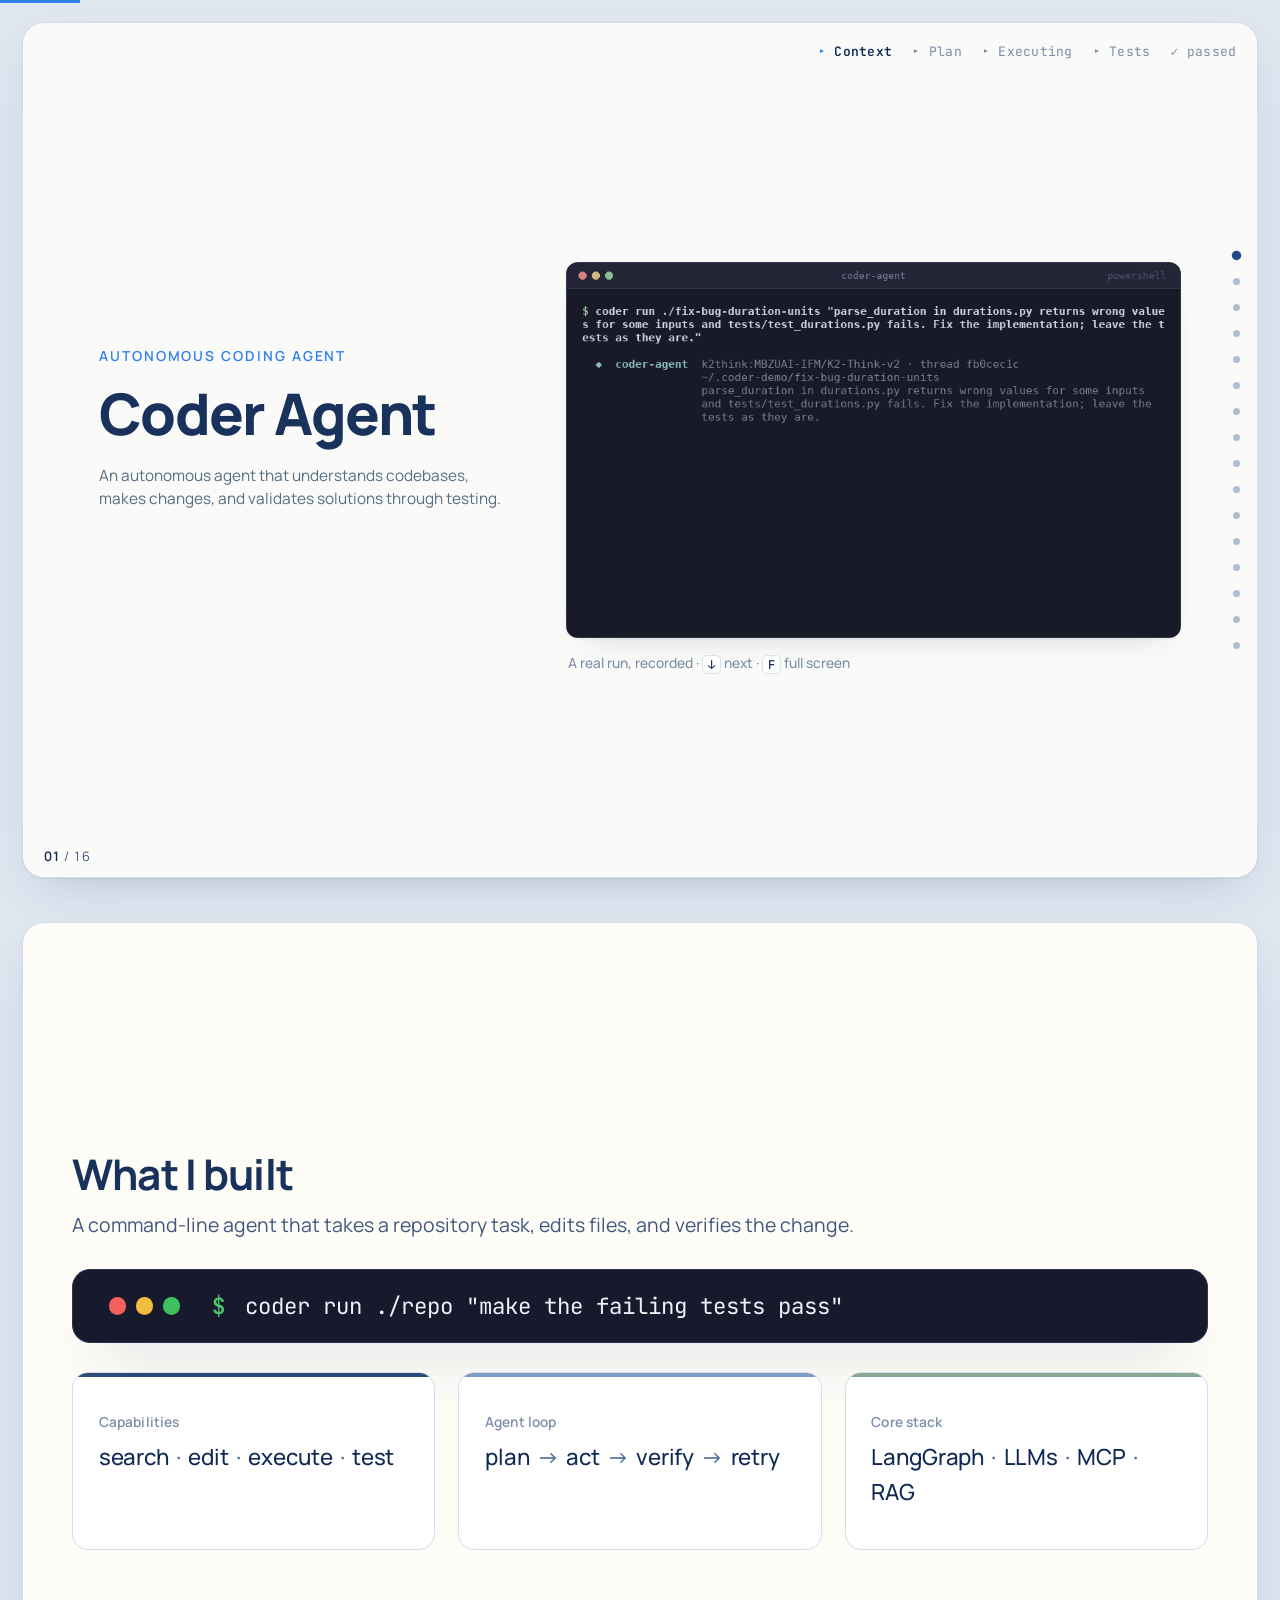
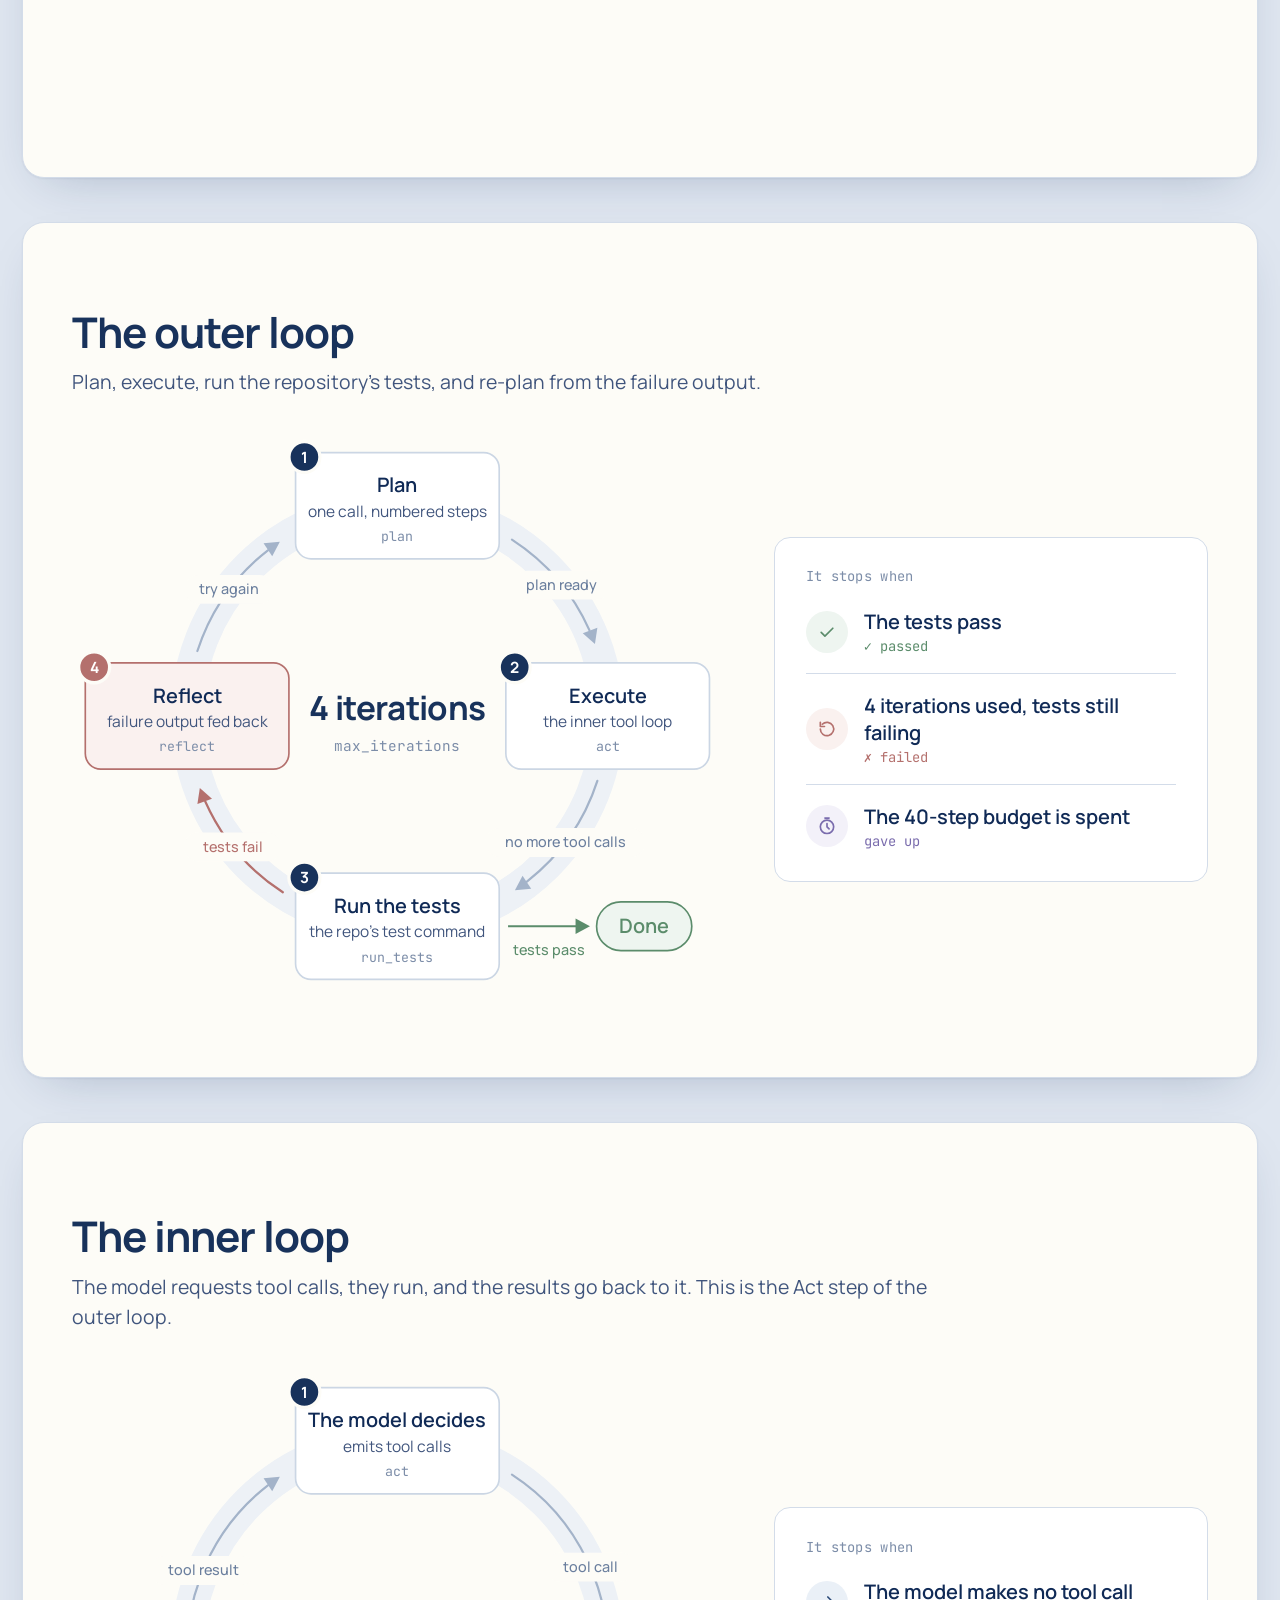
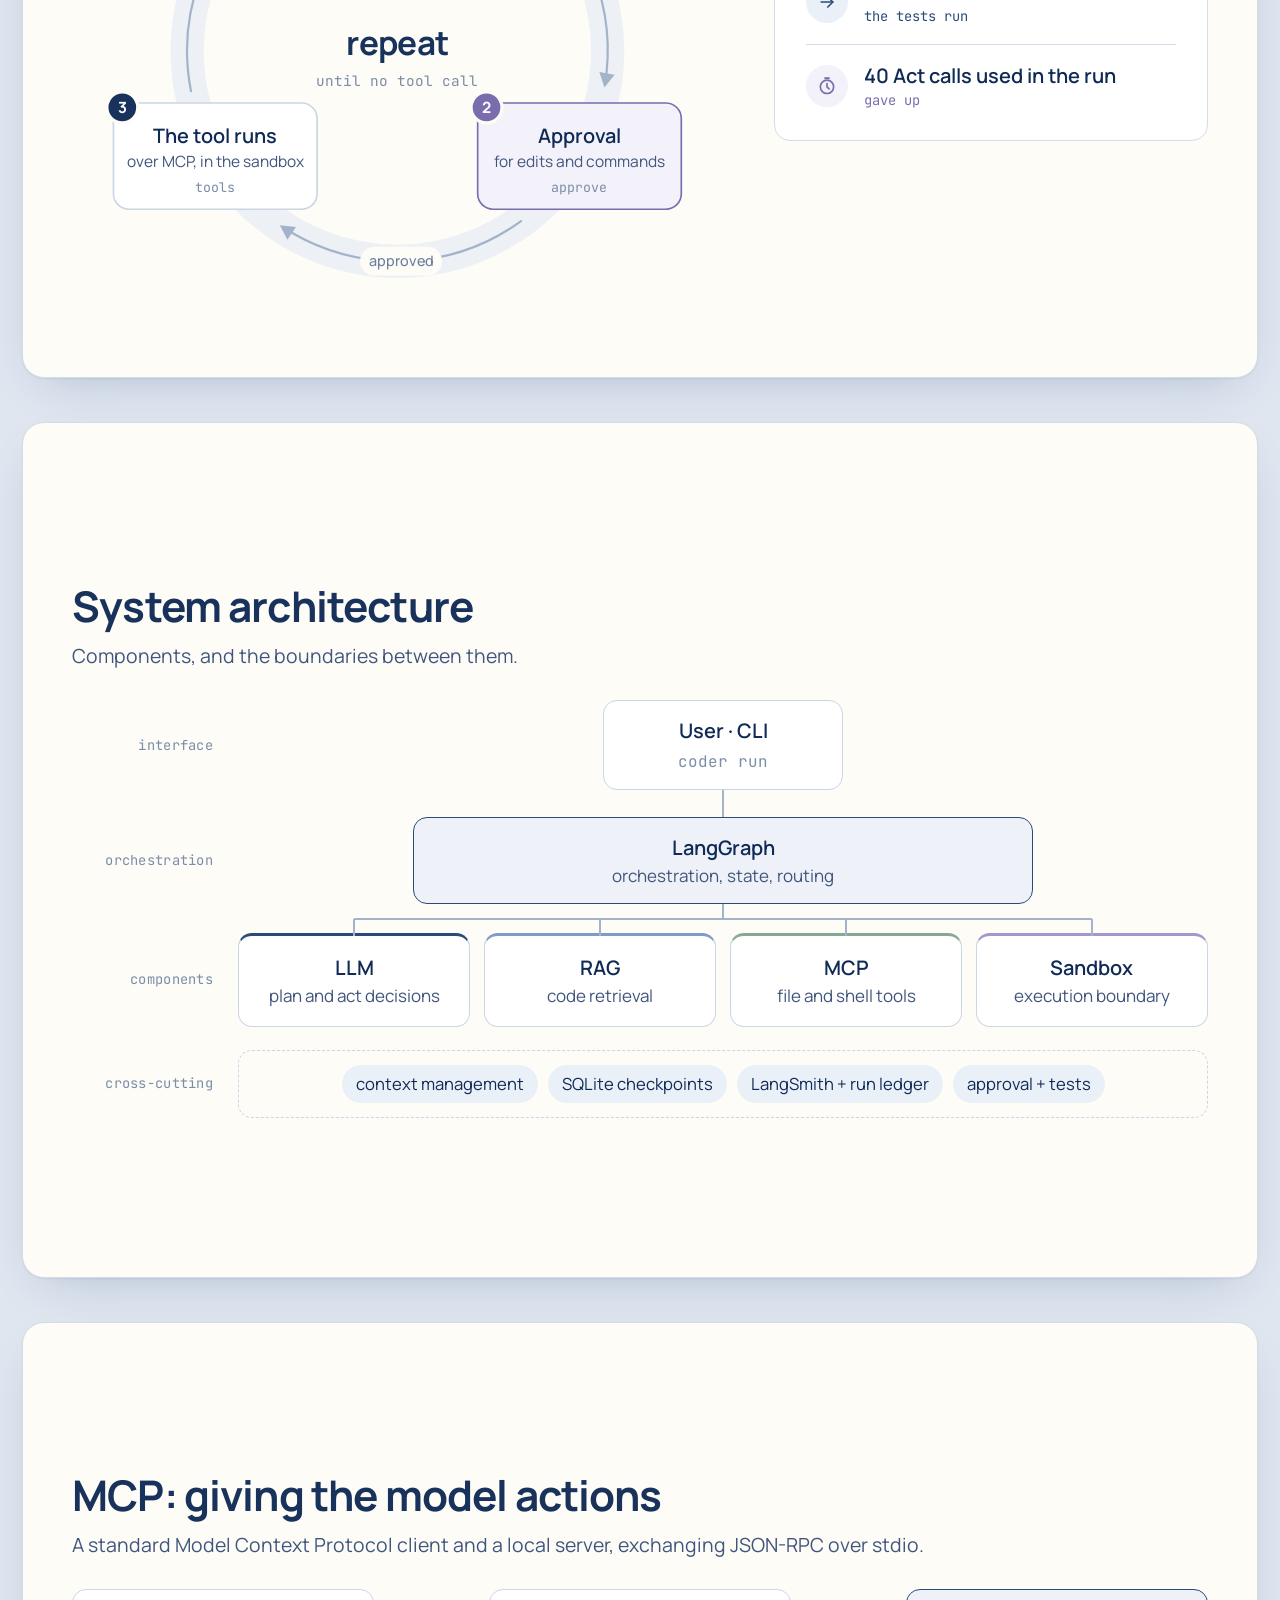
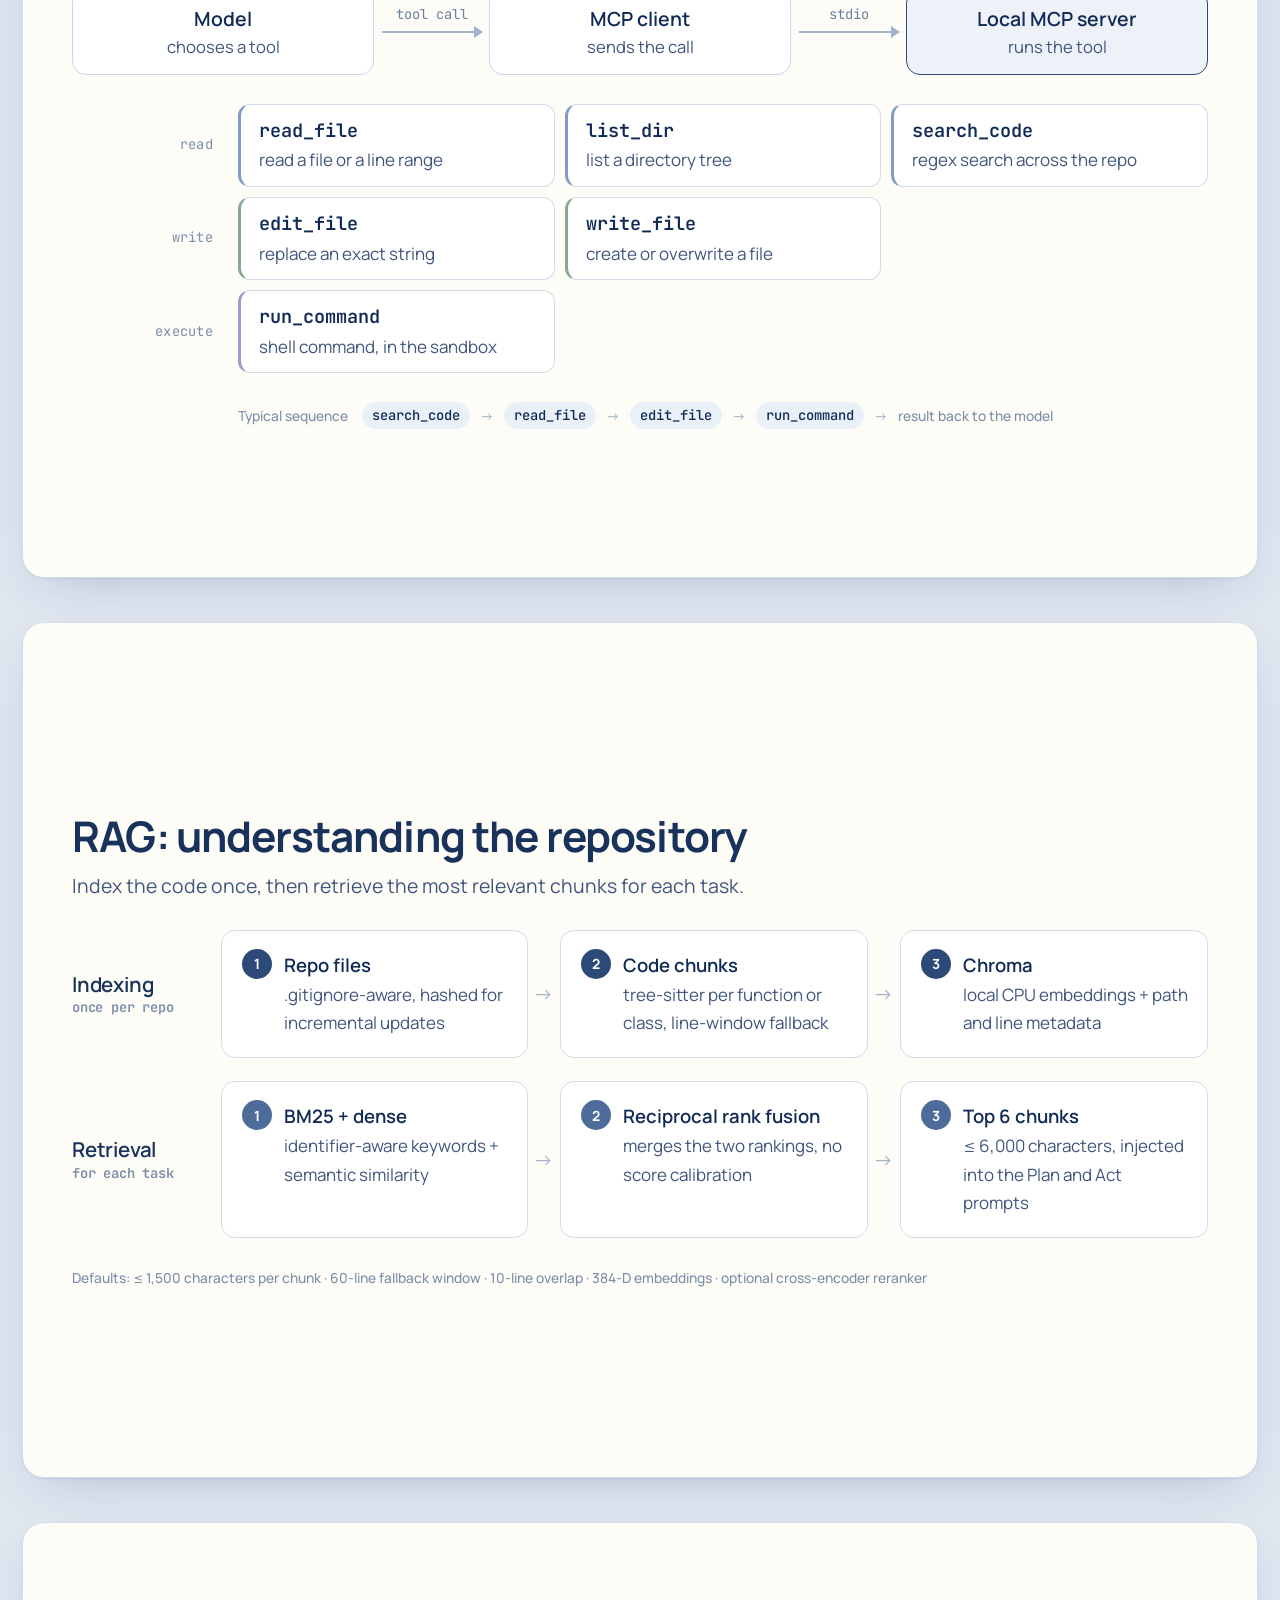
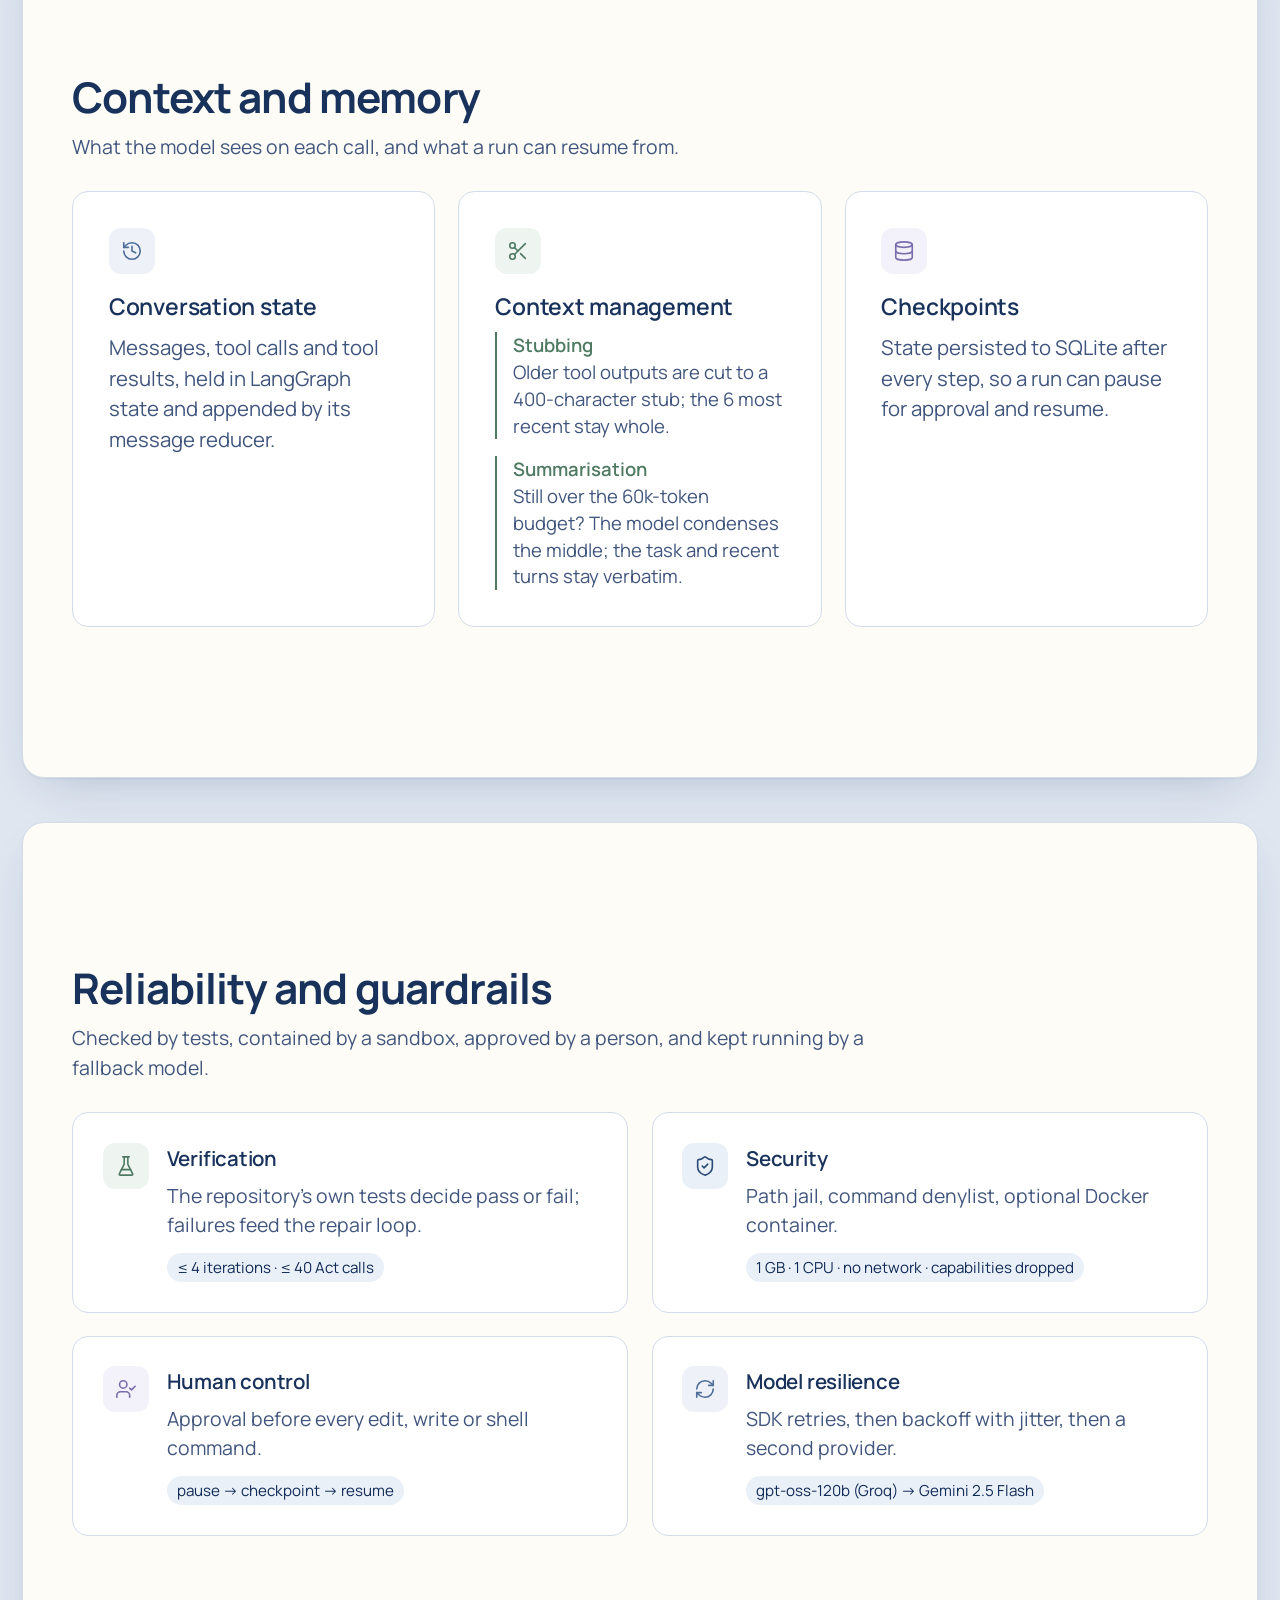
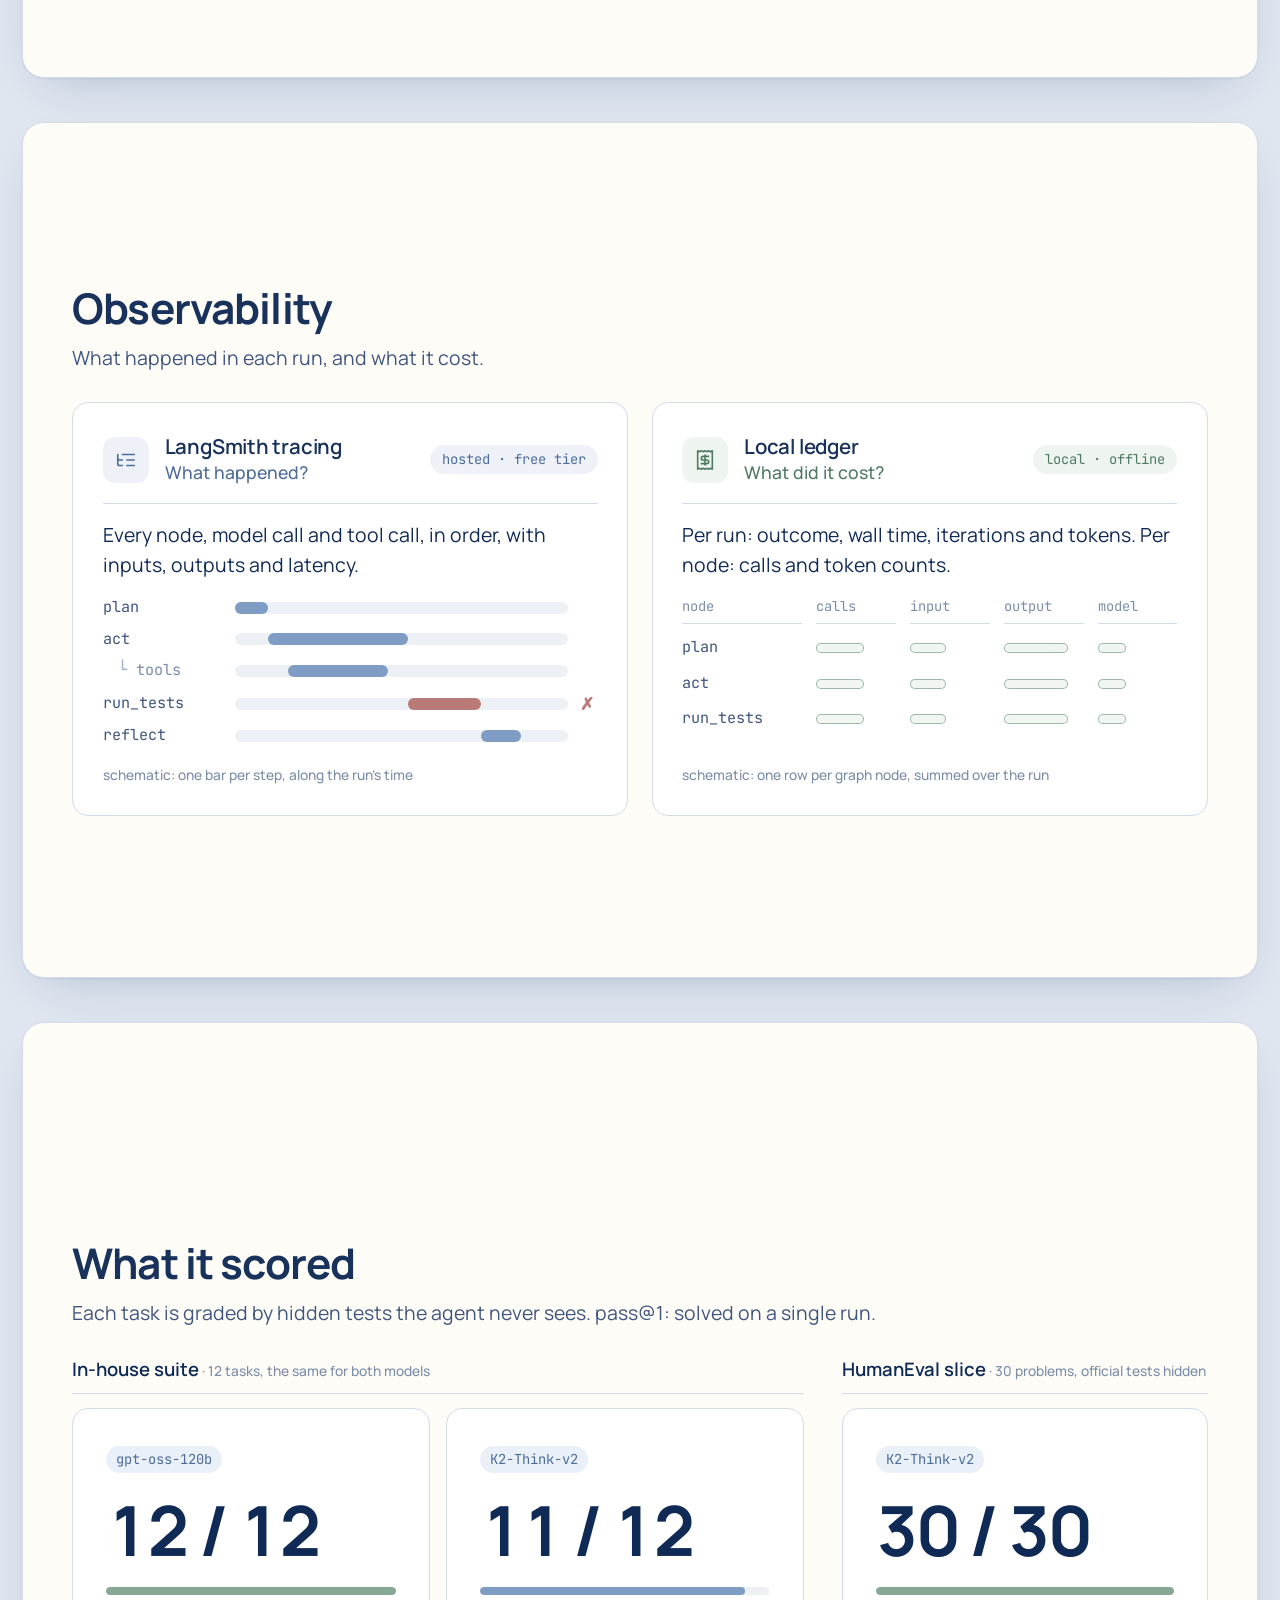
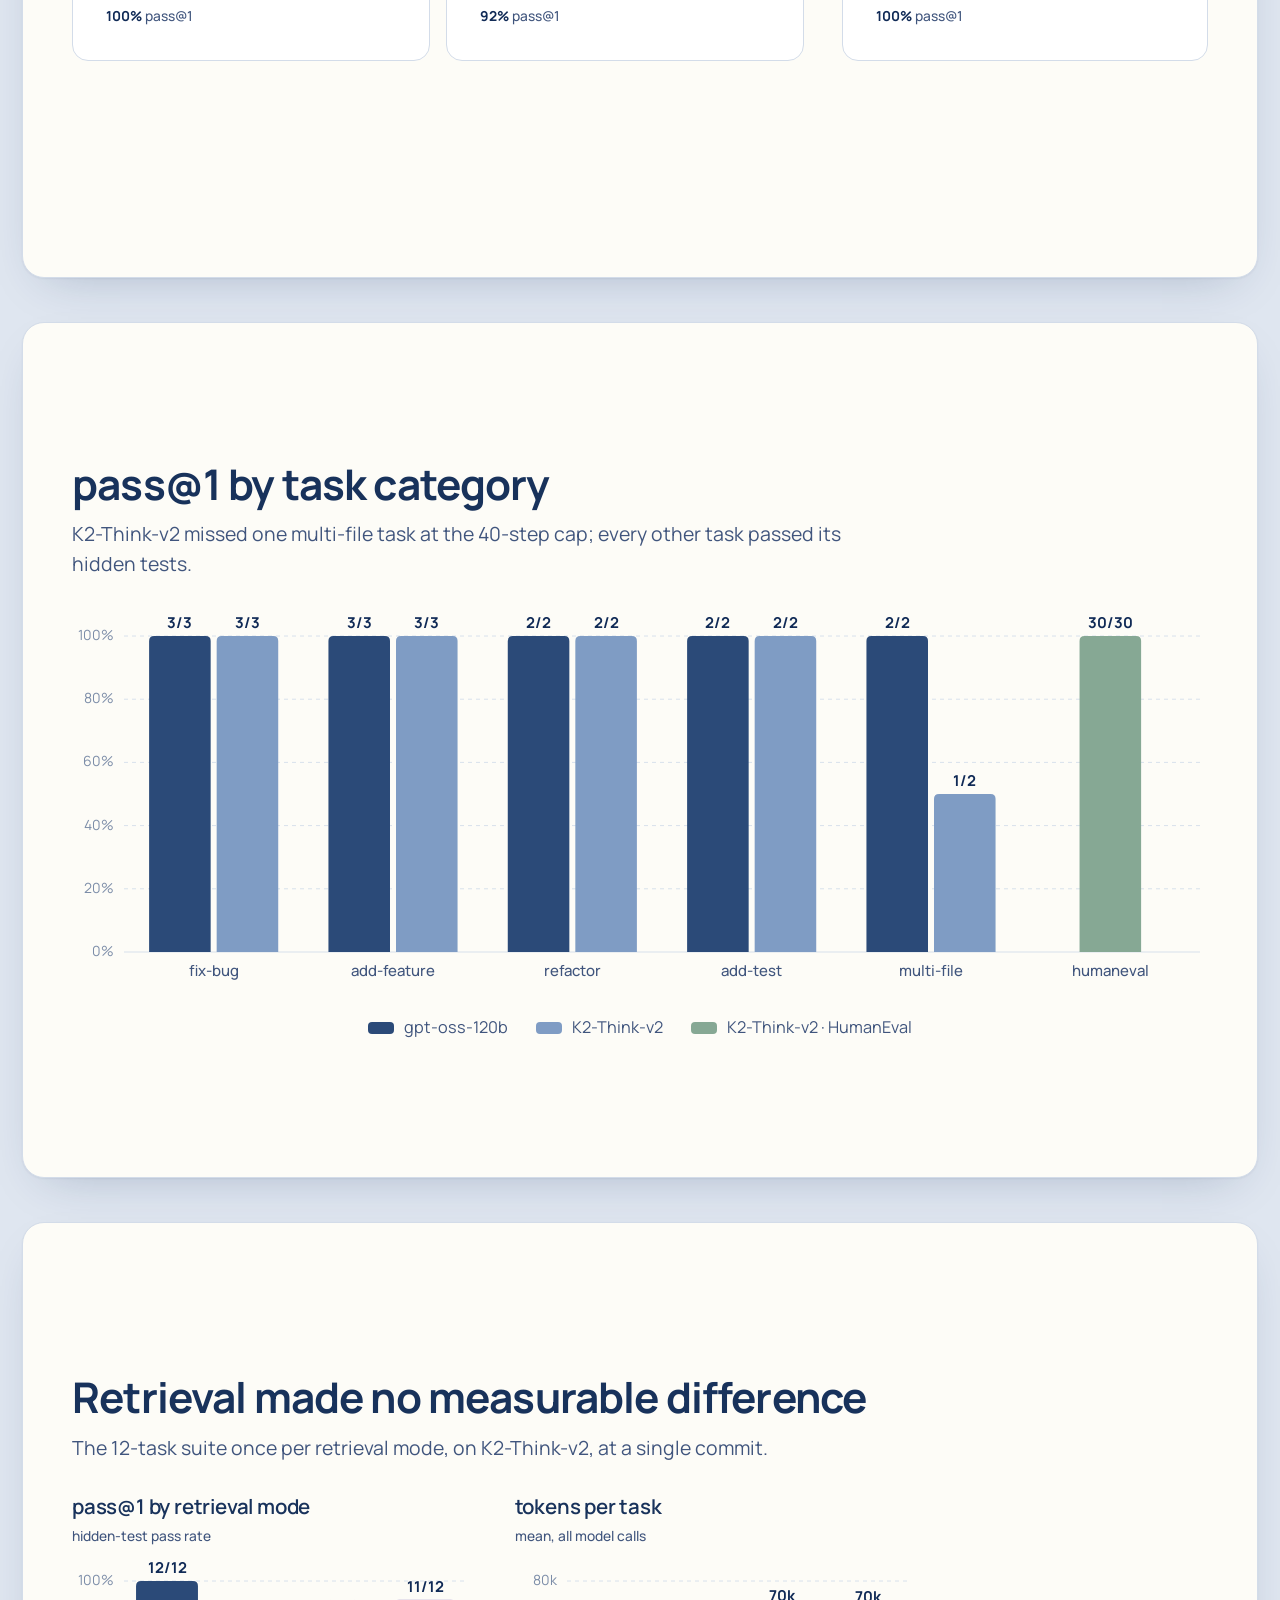
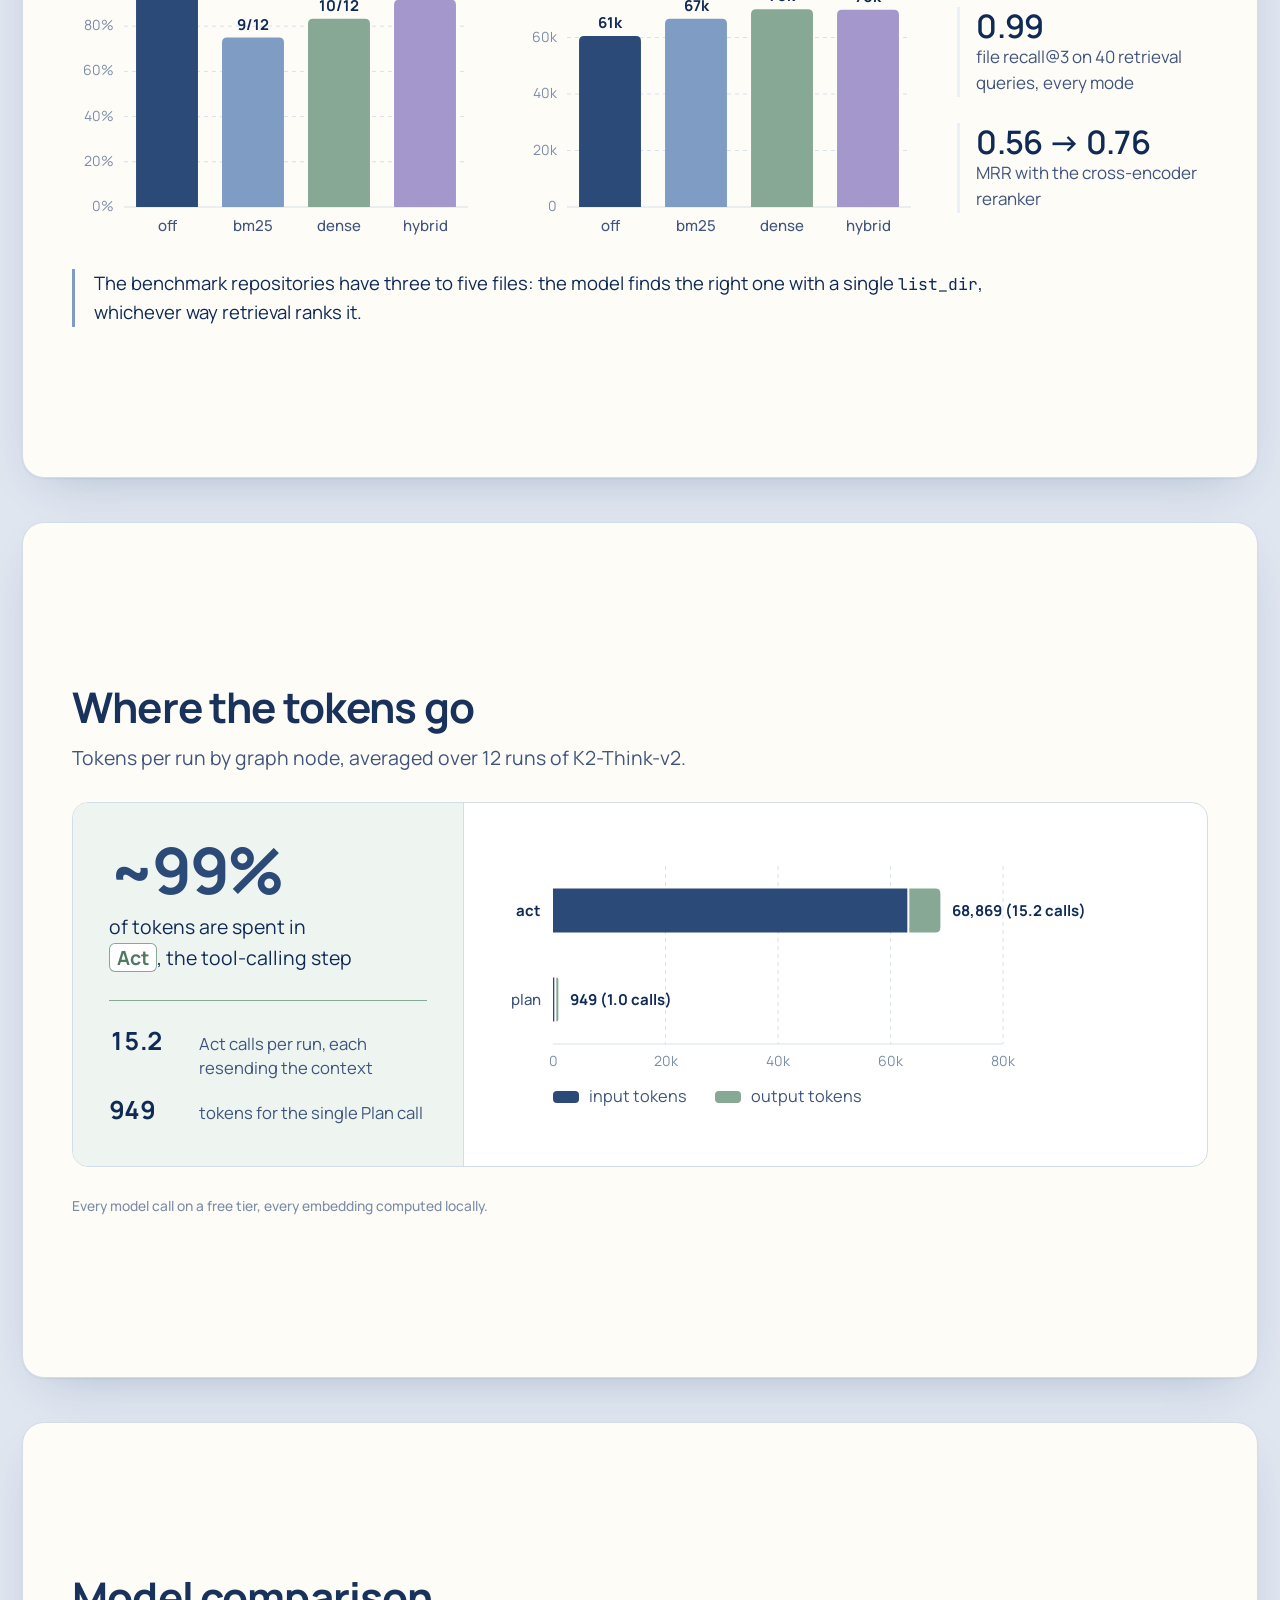
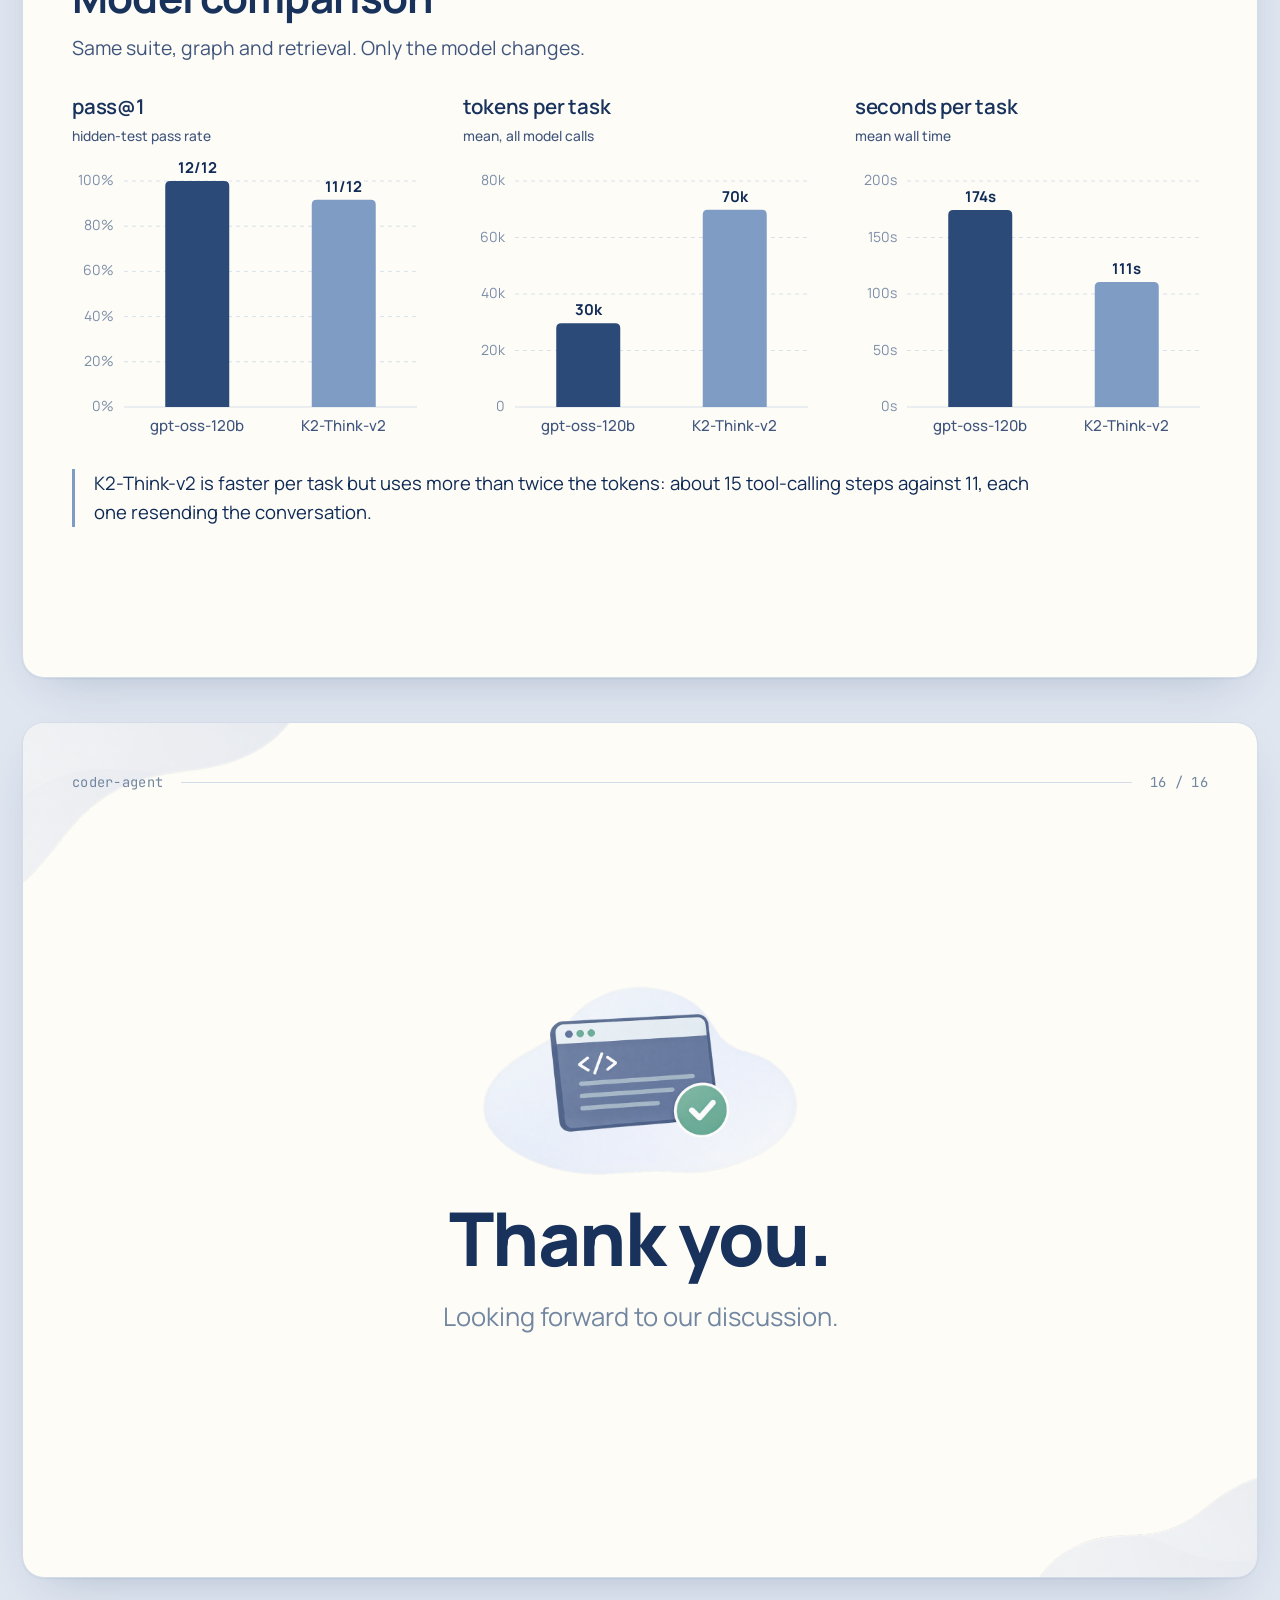
<file: docs/talk/index.html>
<!doctype html>
<html lang="en" data-theme="run">
<head>
  <meta charset="utf-8">
  <meta name="viewport" content="width=device-width, initial-scale=1">
  <title>Coder Agent</title>
  <meta name="description" content="A walkthrough of coder-agent, a terminal coding agent built on LangGraph, MCP and local RAG, with charts drawn from its real eval results.">
  <!-- The talk's two typefaces, from Google Fonts (free). Manrope for all text, JetBrains Mono for
       code and the terminal. If they cannot load, talk.css falls back to Segoe UI and Consolas. -->
  <link rel="preconnect" href="https://fonts.googleapis.com">
  <link rel="preconnect" href="https://fonts.gstatic.com" crossorigin>
  <link rel="stylesheet" href="https://fonts.googleapis.com/css2?family=JetBrains+Mono:wght@400;600&family=Manrope:wght@400;500;600;700;800&display=swap">
  <link rel="stylesheet" href="talk.css">
</head>
<body>

<!-- Fixed chrome: the current slide's small blue title (its eyebrow, copied in by talk.js as the
     slides change), the screen counter, and the dot rail (built by talk.js from the sections
     below, so adding a screen needs no change here). The label is hidden from screen readers,
     which already read the same eyebrow inside the slide. -->
<p class="kicker" aria-hidden="true"></p>
<!-- "The Run": the talk's chapters are the stages the CLI prints during a run. Each section names
     its chapter in `data-stage`; talk.js highlights the one on screen. The marks are hidden from
     screen readers, which would otherwise read out "black right-pointing triangle". -->
<nav class="stages" aria-label="Chapters">
  <a href="#start" data-stage="context"><span aria-hidden="true">▸</span> Context</a>
  <a href="#outer-loop" data-stage="plan"><span aria-hidden="true">▸</span> Plan</a>
  <a href="#mcp" data-stage="executing"><span aria-hidden="true">▸</span> Executing</a>
  <a href="#scores" data-stage="tests"><span aria-hidden="true">▸</span> Tests</a>
  <a href="#end" data-stage="passed"><span aria-hidden="true">✓</span> passed</a>
</nav>
<nav class="rail" aria-label="Screens"></nav>
<!-- How far through the talk we are; talk.js fills it. -->
<div class="progress" aria-hidden="true"><span></span></div>
<p class="counter" aria-hidden="true"><span class="counter-now">01</span> / <span class="counter-all">16</span></p>

<main>

  <!-- 1 · Hero ------------------------------------------------------------------------------
       Two columns: a short introduction on the left (40%), the recorded run on the right (60%),
       so the terminal is the slide's main visual and the title introduces it.
       The label here is not an `.eyebrow`, so talk.js leaves the top-left corner empty on this
       screen instead of repeating it.
       The terminal is the demo GIF (figures/demo.gif), the same recording the README shows. It
       carries its own window frame, so the page only rounds its corners and adds a soft shadow;
       width and height are its real pixel size, so it keeps its proportions as it scales. -->
  <section class="screen hero" id="start" data-stage="context" data-title="Coder Agent">
    <div class="slide">
      <header class="hero-text">
        <p class="hero-label">Autonomous coding agent</p>
        <h1>Coder Agent</h1>
        <p class="hero-sub">An autonomous agent that understands codebases, makes changes, and
          validates solutions through testing.</p>
      </header>

      <figure class="hero-run">
        <img src="../figures/demo.gif" width="836" height="512"
             alt="A recorded run: coder run is given a failing test task, finds the relevant files, plans, edits durations.py, runs pytest, and the tests pass.">
        <figcaption class="hint">A real run, recorded · <kbd>↓</kbd> next · <kbd>F</kbd> full screen</figcaption>
      </figure>
    </div>
  </section>

  <!-- 2 · What I built ---------------------------------------------------------------------- -->
  <section class="screen built" id="built" data-stage="context" data-title="What I built">
    <div class="slide">
      <header class="head">
        <div>
          <p class="eyebrow">The agent</p>
          <h2>What I built</h2>
          <p class="lede">A command-line agent that takes a repository task, edits files, and verifies the change.</p>
        </div>
      </header>
      <!-- The one command a user types, drawn as a small terminal window: three window dots, a
           green prompt, then the command. Placed straight under the title so the slide reads
           "here is what you type", then the cards say what happens next. -->
      <div class="term-line" role="img" aria-label='Terminal: coder run ./repo "make the failing tests pass"'>
        <span class="term-dots" aria-hidden="true"><i></i><i></i><i></i></span>
        <code><span class="term-prompt">$</span> coder run ./repo "make the failing tests pass"</code>
      </div>
      <div class="trio">
        <article class="card">
          <h3>Capabilities</h3>
          <p class="flow">search&nbsp;<i>·</i> edit&nbsp;<i>·</i> execute&nbsp;<i>·</i> test</p>
        </article>
        <article class="card">
          <h3>Agent loop</h3>
          <p class="flow">plan&nbsp;<i>→</i> act&nbsp;<i>→</i> verify&nbsp;<i>→</i> retry</p>
        </article>
        <article class="card">
          <h3>Core stack</h3>
          <p class="flow">LangGraph&nbsp;<i>·</i> LLMs&nbsp;<i>·</i> MCP&nbsp;<i>·</i> RAG</p>
        </article>
      </div>
    </div>
  </section>

  <!-- 3 · Outer loop ------------------------------------------------------------------------ -->
  <section class="screen" id="outer-loop" data-stage="plan" data-title="The outer loop">
    <div class="slide">
      <header class="head">
        <div>
          <p class="eyebrow">Two loops drive the agent · 1 of 2</p>
          <h2>The outer loop</h2>
          <p class="lede">Plan, execute, run the repository's tests, and re-plan from the failure output.</p>
        </div>
      </header>
      <div class="diagram-row">
        <div class="diagram" data-loop="outer" role="img"
             aria-label="Outer loop: plan, execute the plan, run the tests; if they fail, the failure output is fed back and the agent re-plans, up to four iterations; if they pass, done."></div>
        <div class="stops">
          <h3>It stops when</h3>
          <!-- Each way out: an icon, what happens, and the outcome the run reports. -->
          <ul>
            <li class="is-pass"><span class="stop-icon"><svg viewBox="0 0 24 24" aria-hidden="true"><path d="M5 12.5l4.5 4.5L19 7.5"/></svg></span>
              <span class="stop-what">The tests pass<span class="stop-result">✓ passed</span></span></li>
            <li class="is-fail"><span class="stop-icon"><svg viewBox="0 0 24 24" aria-hidden="true"><path d="M4 12a8 8 0 1 0 2.34-5.66"/><path d="M4 4v5h5"/></svg></span>
              <span class="stop-what">4 iterations used, tests still failing<span class="stop-result">✗ failed</span></span></li>
            <li class="is-hold"><span class="stop-icon"><svg viewBox="0 0 24 24" aria-hidden="true"><circle cx="12" cy="13" r="8"/><path d="M12 9v4l2.5 2.5"/><path d="M9.5 2.5h5"/></svg></span>
              <span class="stop-what">The 40-step budget is spent<span class="stop-result">gave up</span></span></li>
          </ul>
        </div>
      </div>
    </div>
  </section>

  <!-- 4 · Inner loop ------------------------------------------------------------------------ -->
  <section class="screen" id="inner-loop" data-stage="plan" data-title="The inner loop">
    <div class="slide">
      <header class="head">
        <div>
          <p class="eyebrow">Two loops drive the agent · 2 of 2</p>
          <h2>The inner loop</h2>
          <p class="lede">The model requests tool calls, they run, and the results go back to it. This is the Act step of the outer loop.</p>
        </div>
      </header>
      <div class="diagram-row">
        <div class="diagram" data-loop="inner" role="img"
             aria-label="Inner loop: the model requests a tool call, edits and shell commands wait for your approval, the tool runs over MCP and its result goes back to the model, until the model stops calling tools."></div>
        <div class="stops">
          <h3>It stops when</h3>
          <!-- Each way out: an icon, what happens, and where the run goes next. -->
          <ul>
            <li><span class="stop-icon"><svg viewBox="0 0 24 24" aria-hidden="true"><path d="M5 12h14"/><path d="M13 6l6 6-6 6"/></svg></span>
              <span class="stop-what">The model makes no tool call<span class="stop-result">the tests run</span></span></li>
            <li class="is-hold"><span class="stop-icon"><svg viewBox="0 0 24 24" aria-hidden="true"><circle cx="12" cy="13" r="8"/><path d="M12 9v4l2.5 2.5"/><path d="M9.5 2.5h5"/></svg></span>
              <span class="stop-what">40 Act calls used in the run<span class="stop-result">gave up</span></span></li>
          </ul>
        </div>
      </div>
    </div>
  </section>

  <!-- 5 · Architecture ---------------------------------------------------------------------- -->
  <section class="screen" id="architecture" data-stage="plan" data-title="System architecture">
    <div class="slide">
      <header class="head">
        <div>
          <p class="eyebrow">How it fits together</p>
          <h2>System architecture</h2>
          <p class="lede">Components, and the boundaries between them.</p>
        </div>
      </header>
      <!-- Four layers, each named on the left. The connectors (a line from the user, a bus from
           LangGraph into each part) are drawn by talk.css, so they need no markup beyond the
           two empty spacer rows. -->
      <div class="arch">
        <span class="arch-tag">interface</span>
        <div class="arch-row"><div class="arch-node is-entry"><b>User · CLI</b><code>coder run</code></div></div>

        <div class="arch-link" aria-hidden="true"></div>

        <span class="arch-tag">orchestration</span>
        <div class="arch-row"><div class="arch-node is-core"><b>LangGraph</b><span>orchestration, state, routing</span></div></div>

        <div class="arch-bus" aria-hidden="true"></div>

        <span class="arch-tag">components</span>
        <div class="arch-parts">
          <div class="arch-node"><b>LLM</b><span>plan and act decisions</span></div>
          <div class="arch-node"><b>RAG</b><span>code retrieval</span></div>
          <div class="arch-node"><b>MCP</b><span>file and shell tools</span></div>
          <div class="arch-node"><b>Sandbox</b><span>execution boundary</span></div>
        </div>

        <span class="arch-tag is-cross">cross-cutting</span>
        <div class="arch-cross">
          <span>context management</span><span>SQLite checkpoints</span><span>LangSmith + run ledger</span><span>approval + tests</span>
        </div>
      </div>
    </div>
  </section>

  <!-- 6 · MCP ------------------------------------------------------------------------------- -->
  <section class="screen" id="mcp" data-stage="executing" data-title="MCP: giving the model actions">
    <div class="slide">
      <header class="head">
        <div>
          <p class="eyebrow">Tools</p>
          <h2>MCP: giving the model actions</h2>
          <p class="lede">A standard Model Context Protocol client and a local server, exchanging JSON-RPC over stdio.</p>
        </div>
      </header>
      <!-- The path of one tool call: the model picks a tool, the client sends it over stdio, the
           server runs it. The arrows and their labels are drawn by talk.css. -->
      <div class="mcp-flow" role="img" aria-label="The model chooses a tool, the MCP client sends the call over stdio, and the local MCP server runs it.">
        <div class="mcp-node"><b>Model</b><span>chooses a tool</span></div>
        <span class="mcp-arrow" aria-hidden="true"><small>tool call</small></span>
        <div class="mcp-node"><b>MCP client</b><span>sends the call</span></div>
        <span class="mcp-arrow" aria-hidden="true"><small>stdio</small></span>
        <div class="mcp-node is-server"><b>Local MCP server</b><span>runs the tool</span></div>
      </div>
      <!-- The six tools, grouped by what they do to the repository. -->
      <div class="tool-groups">
        <section class="tool-group">
          <h3>read</h3>
          <ul>
            <li><code>read_file</code><span>read a file or a line range</span></li>
            <li><code>list_dir</code><span>list a directory tree</span></li>
            <li><code>search_code</code><span>regex search across the repo</span></li>
          </ul>
        </section>
        <section class="tool-group is-write">
          <h3>write</h3>
          <ul>
            <li><code>edit_file</code><span>replace an exact string</span></li>
            <li><code>write_file</code><span>create or overwrite a file</span></li>
          </ul>
        </section>
        <section class="tool-group is-run">
          <h3>execute</h3>
          <ul>
            <li><code>run_command</code><span>shell command, in the sandbox</span></li>
          </ul>
        </section>
      </div>
      <p class="sequence"><span class="sequence-label">Typical sequence</span>
        <code>search_code</code><i>→</i><code>read_file</code><i>→</i><code>edit_file</code><i>→</i><code>run_command</code><i>→</i>result back to the model</p>
    </div>
  </section>

  <!-- 7 · RAG ------------------------------------------------------------------------------- -->
  <section class="screen" id="rag" data-stage="executing" data-title="RAG: understanding the repository">
    <div class="slide">
      <header class="head">
        <div>
          <p class="eyebrow">Retrieval</p>
          <h2>RAG: understanding the repository</h2>
          <p class="lede">Index the code once, then retrieve the most relevant chunks for each task.</p>
        </div>
      </header>
      <div class="lanes">
        <div class="lane">
          <h3>Indexing <span class="lane-when">once per repo</span></h3>
          <ol class="steps">
            <li><b>Repo files</b><span>.gitignore-aware, hashed for incremental updates</span></li>
            <li><b>Code chunks</b><span>tree-sitter per function or class, line-window fallback</span></li>
            <li><b>Chroma</b><span>local CPU embeddings + path and line metadata</span></li>
          </ol>
        </div>
        <div class="lane is-query">
          <h3>Retrieval <span class="lane-when">for each task</span></h3>
          <ol class="steps">
            <li><b>BM25 + dense</b><span>identifier-aware keywords + semantic similarity</span></li>
            <li><b>Reciprocal rank fusion</b><span>merges the two rankings, no score calibration</span></li>
            <li><b>Top 6 chunks</b><span>≤ 6,000 characters, injected into the Plan and Act prompts</span></li>
          </ol>
        </div>
      </div>
      <p class="source">Defaults: ≤ 1,500 characters per chunk · 60-line fallback window · 10-line overlap · 384-D embeddings · optional cross-encoder reranker</p>
    </div>
  </section>

  <!-- 8 · Context and memory ---------------------------------------------------------------- -->
  <section class="screen memory" id="memory" data-stage="executing" data-title="Context and memory">
    <div class="slide">
      <header class="head">
        <div>
          <p class="eyebrow">State</p>
          <h2>Context and memory</h2>
          <p class="lede">What the model sees on each call, and what a run can resume from.</p>
        </div>
      </header>
      <!-- Context management (graph/context.py) runs before every Act call, cheapest step first:
           stubbing costs nothing, summarisation costs one model call and only runs if the
           conversation is still over budget. -->
      <div class="trio">
        <article class="card">
          <span class="card-icon"><svg viewBox="0 0 24 24" aria-hidden="true"><path d="M3 12a9 9 0 1 0 9-9 9.75 9.75 0 0 0-6.74 2.74L3 8"/><path d="M3 3v5h5"/><path d="M12 7v5l4 2"/></svg></span>
          <h3>Conversation state</h3>
          <p>Messages, tool calls and tool results, held in LangGraph state and appended by its message reducer.</p>
        </article>
        <article class="card tone-sage">
          <span class="card-icon"><svg viewBox="0 0 24 24" aria-hidden="true"><circle cx="6" cy="6" r="3"/><path d="M8.12 8.12 12 12"/><path d="M20 4 8.12 15.88"/><circle cx="6" cy="18" r="3"/><path d="M14.8 14.8 20 20"/></svg></span>
          <h3>Context management</h3>
          <ul class="techniques">
            <li><b>Stubbing</b>Older tool outputs are cut to a 400-character stub; the 6 most recent stay whole.</li>
            <li><b>Summarisation</b>Still over the 60k-token budget? The model condenses the middle; the task and recent turns stay verbatim.</li>
          </ul>
        </article>
        <article class="card tone-lavender">
          <span class="card-icon"><svg viewBox="0 0 24 24" aria-hidden="true"><ellipse cx="12" cy="5" rx="9" ry="3"/><path d="M3 5v14a9 3 0 0 0 18 0V5"/><path d="M3 12a9 3 0 0 0 18 0"/></svg></span>
          <h3>Checkpoints</h3>
          <p>State persisted to SQLite after every step, so a run can pause for approval and resume.</p>
        </article>
      </div>
    </div>
  </section>

  <!-- 9 · Guardrails ----------------------------------------------------------------------- -->
  <section class="screen guard" id="guardrails" data-stage="executing" data-title="Reliability and guardrails">
    <div class="slide">
      <header class="head">
        <div>
          <p class="eyebrow">Safety</p>
          <h2>Reliability and guardrails</h2>
          <p class="lede">Checked by tests, contained by a sandbox, approved by a person, and kept running by a fallback model.</p>
        </div>
      </header>
      <div class="quad">
        <article class="card tone-sage">
          <span class="card-icon"><svg viewBox="0 0 24 24" aria-hidden="true"><path d="M10 2v7.527a2 2 0 0 1-.211.896L4.72 20.55a1 1 0 0 0 .9 1.45h12.76a1 1 0 0 0 .9-1.45l-5.069-10.127A2 2 0 0 1 14 9.527V2"/><path d="M8.5 2h7"/><path d="M7 16h10"/></svg></span>
          <div>
            <h3>Verification</h3>
            <p>The repository's own tests decide pass or fail; failures feed the repair loop.</p>
            <p class="meta">≤ 4 iterations · ≤ 40 Act calls</p>
          </div>
        </article>
        <article class="card tone-navy">
          <span class="card-icon"><svg viewBox="0 0 24 24" aria-hidden="true"><path d="M20 13c0 5-3.5 7.5-7.66 8.95a1 1 0 0 1-.67-.01C7.5 20.5 4 18 4 13V6a1 1 0 0 1 1-1c2 0 4.5-1.2 6.24-2.72a1.17 1.17 0 0 1 1.52 0C14.51 3.81 17 5 19 5a1 1 0 0 1 1 1z"/><path d="m9 12 2 2 4-4"/></svg></span>
          <div>
            <h3>Security</h3>
            <p>Path jail, command denylist, optional Docker container.</p>
            <p class="meta">1 GB · 1 CPU · no network · capabilities dropped</p>
          </div>
        </article>
        <article class="card tone-lavender">
          <span class="card-icon"><svg viewBox="0 0 24 24" aria-hidden="true"><path d="M16 21v-2a4 4 0 0 0-4-4H6a4 4 0 0 0-4 4v2"/><circle cx="9" cy="7" r="4"/><path d="m16 11 2 2 4-4"/></svg></span>
          <div>
            <h3>Human control</h3>
            <p>Approval before every edit, write or shell command.</p>
            <p class="meta">pause → checkpoint → resume</p>
          </div>
        </article>
        <article class="card">
          <span class="card-icon"><svg viewBox="0 0 24 24" aria-hidden="true"><path d="M3 12a9 9 0 0 1 9-9 9.75 9.75 0 0 1 6.74 2.74L21 8"/><path d="M21 3v5h-5"/><path d="M21 12a9 9 0 0 1-9 9 9.75 9.75 0 0 1-6.74-2.74L3 16"/><path d="M8 16H3v5"/></svg></span>
          <div>
            <h3>Model resilience</h3>
            <p>SDK retries, then backoff with jitter, then a second provider.</p>
            <p class="meta">gpt-oss-120b (Groq) → Gemini 2.5 Flash</p>
          </div>
        </article>
      </div>
    </div>
  </section>

  <!-- 10 · Observability -------------------------------------------------------------------- -->
  <section class="screen" id="observability" data-stage="executing" data-title="Observability">
    <div class="slide">
      <header class="head">
        <div>
          <p class="eyebrow">Measurement</p>
          <h2>Observability</h2>
          <p class="lede">What happened in each run, and what it cost.</p>
        </div>
      </header>
      <!-- Two cards with the same skeleton (icon, name, the question it answers, where it lives,
           one line, then a small schematic), so they compare at a glance. The schematics show
           the shape of each tool's data, not real values: a trace is a sequence of steps in
           time, the ledger is a table of numbers per node. -->
      <div class="duo obs">
        <article class="card obs-card">
          <header class="obs-head">
            <span class="card-icon"><svg viewBox="0 0 24 24" aria-hidden="true"><path d="M21 12h-8"/><path d="M21 6H8"/><path d="M21 18h-8"/><path d="M3 6v4c0 1.1.9 2 2 2h3"/><path d="M3 10v6c0 1.1.9 2 2 2h3"/></svg></span>
            <div>
              <h3>LangSmith tracing</h3>
              <p class="obs-question">What happened?</p>
            </div>
            <span class="obs-where">hosted · free tier</span>
          </header>
          <p>Every node, model call and tool call, in order, with inputs, outputs and latency.</p>
          <!-- A trace as a waterfall: one row per step, its bar placed along the run's time. -->
          <div class="trace" aria-hidden="true">
            <div class="trace-row"><code>plan</code><span class="trace-bar" style="--from: 0%; --to: 10%"></span></div>
            <div class="trace-row"><code>act</code><span class="trace-bar" style="--from: 10%; --to: 52%"></span></div>
            <div class="trace-row is-child"><code>tools</code><span class="trace-bar" style="--from: 16%; --to: 46%"></span></div>
            <div class="trace-row is-fail"><code>run_tests</code><span class="trace-bar" style="--from: 52%; --to: 74%"></span><b>✗</b></div>
            <div class="trace-row"><code>reflect</code><span class="trace-bar" style="--from: 74%; --to: 86%"></span></div>
          </div>
          <p class="obs-foot">schematic: one bar per step, along the run's time</p>
        </article>
        <article class="card obs-card tone-sage">
          <header class="obs-head">
            <span class="card-icon"><svg viewBox="0 0 24 24" aria-hidden="true"><path d="M4 2v20l2-1 2 1 2-1 2 1 2-1 2 1 2-1 2 1V2l-2 1-2-1-2 1-2-1-2 1-2-1-2 1Z"/><path d="M16 8h-6a2 2 0 1 0 0 4h4a2 2 0 1 1 0 4H8"/><path d="M12 17.5v-11"/></svg></span>
            <div>
              <h3>Local ledger</h3>
              <p class="obs-question">What did it cost?</p>
            </div>
            <span class="obs-where">local · offline</span>
          </header>
          <p>Per run: outcome, wall time, iterations and tokens. Per node: calls and token counts.</p>
          <!-- The ledger's per-node table: the columns it records, one row per graph node. -->
          <div class="ledger" aria-hidden="true">
            <span>node</span><span>calls</span><span>input</span><span>output</span><span>model</span>
            <code>plan</code><i></i><i></i><i></i><i></i>
            <code>act</code><i></i><i></i><i></i><i></i>
            <code>run_tests</code><i></i><i></i><i></i><i></i>
          </div>
          <p class="obs-foot">schematic: one row per graph node, summed over the run</p>
        </article>
      </div>
    </div>
  </section>

  <!-- 11 · Scores ---------------------------------------------------------------------------- -->
  <section class="screen" id="scores" data-stage="tests" data-title="What it scored">
    <div class="slide">
      <header class="head">
        <div>
          <p class="eyebrow">Results · overview</p>
          <h2>What it scored</h2>
          <p class="lede">Each task is graded by hidden tests the agent never sees. pass@1: solved on a single run.</p>
        </div>
      </header>
      <!-- The three results, grouped by the benchmark they come from: the two models side by
           side on the in-house suite, then the HumanEval slice on its own. Each card: the model,
           the score (the largest thing on the slide), and a meter that talk.js fills from the
           score, so the bar always matches the number. -->
      <div class="results">
        <section class="result-group">
          <h3 class="result-bench"><b>In-house suite</b> · 12 tasks, the same for both models</h3>
          <div class="result-cards">
            <div class="result">
              <p class="result-model" data-stat="model0_name">gpt-oss-120b</p>
              <p class="result-value" data-stat="model0_score">12 / 12</p>
              <div class="meter"><span></span></div>
              <p class="result-note"><span class="result-pct"></span> pass@1</p>
            </div>
            <div class="result">
              <p class="result-model" data-stat="model1_name">K2-Think-v2</p>
              <p class="result-value" data-stat="model1_score">11 / 12</p>
              <div class="meter"><span></span></div>
              <p class="result-note"><span class="result-pct"></span> pass@1</p>
            </div>
          </div>
        </section>
        <section class="result-group">
          <h3 class="result-bench"><b>HumanEval slice</b> · 30 problems, official tests hidden</h3>
          <div class="result-cards">
            <div class="result">
              <p class="result-model" data-stat="model1_name">K2-Think-v2</p>
              <p class="result-value" data-stat="humaneval_score">30 / 30</p>
              <div class="meter"><span></span></div>
              <p class="result-note"><span class="result-pct"></span> pass@1</p>
            </div>
          </div>
        </section>
      </div>
    </div>
  </section>

  <!-- 12 · Pass rate by category ------------------------------------------------------------ -->
  <section class="screen" id="categories" data-stage="tests" data-title="pass@1 by task category">
    <div class="slide">
      <header class="head">
        <div>
          <p class="eyebrow">Results · by category</p>
          <h2>pass@1 by task category</h2>
          <p class="lede">K2-Think-v2 missed one multi-file task at the 40-step cap; every other task passed its hidden tests.</p>
        </div>
      </header>
      <div class="chart tall" data-chart="categories"></div>
      <div class="legend" data-legend="categories"></div>
    </div>
  </section>

  <!-- 13 · Retrieval ablation --------------------------------------------------------------- -->
  <section class="screen" id="ablation" data-stage="tests" data-title="RAG ablation">
    <div class="slide">
      <header class="head">
        <div>
          <p class="eyebrow">Results · a surprising one</p>
          <h2>Retrieval made no measurable difference</h2>
          <p class="lede">The 12-task suite once per retrieval mode, on K2-Think-v2, at a single commit.</p>
        </div>
      </header>
      <div class="panels two-plus">
        <figure class="panel"><figcaption><b>pass@1 by retrieval mode</b>hidden-test pass rate</figcaption><div class="chart" data-chart="ablation-pass"></div></figure>
        <figure class="panel"><figcaption><b>tokens per task</b>mean, all model calls</figcaption><div class="chart" data-chart="ablation-tokens"></div></figure>
        <div class="facts">
          <p><b data-stat="recall3">0.99</b>file recall@3 on 40 retrieval queries, every mode</p>
          <p><b><span data-stat="mrr">0.56</span> → <span data-stat="mrr_rerank">0.76</span></b>MRR with the cross-encoder reranker</p>
        </div>
      </div>
      <p class="takeaway">The benchmark repositories have three to five files: the model finds the right one with a single <code>list_dir</code>, whichever way retrieval ranks it.</p>
    </div>
  </section>

  <!-- 14 · Tokens --------------------------------------------------------------------------- -->
  <section class="screen" id="tokens" data-stage="tests" data-title="Where the tokens go">
    <div class="slide">
      <header class="head">
        <div>
          <p class="eyebrow">Results · cost</p>
          <h2>Where the tokens go</h2>
          <p class="lede" data-caption="nodes">Tokens per run by graph node, averaged over 12 runs of K2-Think-v2.</p>
        </div>
      </header>
      <!-- One panel, two halves: the takeaway on the left (the share spent in Act, the largest
           number, and the two facts that explain it), the chart that shows it on the right. -->
      <div class="cost">
        <div class="cost-lead">
          <p class="cost-value" data-stat="act_share">~99%</p>
          <p class="cost-label">of tokens are spent in <b>Act</b>, the tool-calling step</p>
          <dl class="cost-facts">
            <div><dt data-stat="act_calls">15.2</dt><dd>Act calls per run, each resending the context</dd></div>
            <div><dt data-stat="plan_tokens">949</dt><dd>tokens for the single Plan call</dd></div>
          </dl>
        </div>
        <figure class="cost-chart">
          <div class="chart" data-chart="nodes"></div>
          <div class="legend" data-legend="nodes"></div>
        </figure>
      </div>
      <p class="aside">Every model call on a free tier, every embedding computed locally.</p>
    </div>
  </section>

  <!-- 15 · Model comparison ----------------------------------------------------------------- -->
  <section class="screen" id="models" data-stage="tests" data-title="Model comparison">
    <div class="slide">
      <header class="head">
        <div>
          <p class="eyebrow">Results · the same twelve tasks</p>
          <h2>Model comparison</h2>
          <p class="lede">Same suite, graph and retrieval. Only the model changes.</p>
        </div>
      </header>
      <div class="panels three">
        <figure class="panel"><figcaption><b>pass@1</b>hidden-test pass rate</figcaption><div class="chart" data-chart="model-pass"></div></figure>
        <figure class="panel"><figcaption><b>tokens per task</b>mean, all model calls</figcaption><div class="chart" data-chart="model-tokens"></div></figure>
        <figure class="panel"><figcaption><b>seconds per task</b>mean wall time</figcaption><div class="chart" data-chart="model-seconds"></div></figure>
      </div>
      <p class="takeaway">K2-Think-v2 is faster per task but uses more than twice the tokens: about 15 tool-calling steps against 11, each one resending the conversation.</p>
    </div>
  </section>

  <!-- 16 · Thank you ------------------------------------------------------------------------
       A quiet close: its own header row (the page's fixed corner chrome is hidden on this
       screen), a small illustration on a pale cloud, and the thanks. Two faint waves sit in
       the slide's corners; talk.css draws them, so they need no markup here. -->
  <section class="screen end" id="end" data-stage="passed" data-title="Thank you">
    <div class="slide">
      <header class="end-head" aria-hidden="true">
        <span class="end-name">coder-agent</span>
        <span class="end-rule"></span>
        <span class="end-count">16 / 16</span>
      </header>
      <div class="finale">
        <div class="finale-art">
          <img src="end-window.png" width="520" height="360" alt="">
        </div>
        <h2 class="finale-title">Thank you.</h2>
        <p class="finale-sub">Looking forward to our discussion.</p>
      </div>
    </div>
  </section>

</main>

<div class="tip" role="status" aria-live="polite" hidden></div>

<script src="talk.js"></script>
</body>
</html>
</file>
<file: docs/talk/talk.css>
/* The talk: one full-screen "slide" per idea, in the ivory look of the result figures.
 *
 * The colours are the figures' own (src/coder_agent/evals/figures.py): a pale blue page, an
 * ivory card with a hairline border, dark navy titles, blue-grey text, and the same fixed
 * series order, in muted tones (navy, dusty blue, sage, lavender).
 *
 * Type: Manrope for every word on the slides and JetBrains Mono for code and the terminal, both
 * loaded from Google Fonts in index.html. One family at a few weights keeps it technical rather
 * than decorative; the hierarchy comes from size and weight (700 titles, 600 headings, 400 body,
 * 500 labels), never capitals. If the fonts cannot load, Segoe UI and Consolas stand in.
 *
 * Every colour and font is a custom property in the `run` block below, and nothing else in this
 * file (or in talk.js, which reads the same properties for its SVG) names a colour. So a new look
 * is one more block like it, under another `data-theme`, with no change to the rules or markup.
 * Two were tried, Blueprint and Midnight IDE, and the owner kept this one.
 * `:root` is listed too, so the page still has its look if the attribute is missing.
 */

:root, [data-theme="run"] {
  color-scheme: light;

  /* surfaces */
  /* The page is a deeper slate blue than the figures' own background, so the ivory card
     clearly stands out from it instead of blending in. */
  --page: #dfe6f0;        /* behind the card */
  --card: #fdfcf7;        /* the ivory slide */
  --card-texture: none;   /* a background image over the card (Blueprint draws its grid here) */
  --edge: #d3dce9;        /* its hairline border */
  --lift: 0 1px 2px rgba(16, 42, 86, 0.06), 0 18px 48px -24px rgba(16, 42, 86, 0.28);  /* card shadow */
  --lift-dark: 0 30px 60px -30px rgba(16, 42, 86, 0.35);   /* under the terminal windows */
  --chip: #eaf0f7;        /* tags and pills */
  --box: #ffffff;         /* boxes that sit on the card */
  --grid: #d8e1ec;        /* chart guides */
  --dot: #aebdd2;         /* the rail's dots, darker than --grid so they show on the page */

  /* text */
  --title: #18325b;       /* slide titles and headings */
  --ink: #102a56;         /* values, strong text */
  --ink-soft: #40557d;    /* body text */
  --muted: #7c8da8;       /* ticks, footnotes */
  --on-ink: #ffffff;      /* text on an ink-coloured fill: tooltips, badges */

  /* The bright blue the opening slide's label and the fixed chrome (chapter mark, progress
     bar) were designed with. Kept as it was, so the first slide does not change. */
  --blue: #2f80ed;
  --rail-now: #1e4a8a;    /* the rail's current dot, the original navy */

  /* The slides' muted accents: a midnight navy, then dusty blue, sage and lavender, in the
     charts' fixed series order. Calm on purpose, so the data reads before the colour does.
     `--accent-ink` is the dusty blue darkened enough to be read as small text. */
  --navy: #2b4a78;
  --dusty: #7f9cc4;
  --sage: #86a894;
  --lavender: #a497cc;
  --rose: #b97a78;
  --accent-ink: #4d6c99;
  --sage-ink: #4f7a62;
  --tint: #eef2f8;        /* a pale dusty-blue wash for highlighted panels */

  /* The loop diagrams and their "It stops when" panels. Calm on purpose: white boxes, slate
     arrows and navy badges carry the structure, and colour is kept for the three outcomes a
     run can have, in softened versions of the recording's own stage colours (green for
     passed, rose for failure, lavender for a pause or a limit). Each has a pale tint for fills. */
  --loop-track: #edf1f6;  /* the ring the arrows run along */
  --loop-line: #a3b3c9;   /* the arrows */
  --loop-label: #6b7f9e;  /* the words on the arrows */
  --loop-edge: #cbd6e4;   /* a box's border */
  --loop-pass: #5b8c6b;
  --loop-pass-tint: #eef5f0;
  --loop-fail: #b4706d;
  --loop-fail-tint: #faf1ef;
  --loop-hold: #7a6cad;   /* soft lavender for a pause or a limit */
  --loop-hold-tint: #f3f1f9;

  /* the recording's terminal, for the dark windows sitting on the paper */
  --term-bg: #191a28;
  --term-fg: #cdd3e0;
  --term-dim: #7c8099;
  --term-pass: #8cba92;
  /* the one-line terminal on "What I built", drawn from the owner's reference image: a bluer
     window than the recording, a faint lighter rim, the usual window dots and a green prompt */
  --term-line-bg: #161a2c;
  --term-line-edge: #2c3250;
  --term-line-fg: #eef1f7;
  --term-close: #f25f5c;
  --term-min: #f2bd3c;
  --term-max: #3fbf5f;
  --term-prompt: #4cc46a;

  /* The opening slide: a slightly warmer ivory card, a slate-blue subtitle, and a softer
     shadow under the recorded run than the other terminals get, so it sits calmly on the card. */
  --hero-card: #fafaf8;
  --hero-sub: #536d85;
  --lift-soft: 0 1px 2px rgba(16, 42, 86, 0.06), 0 14px 32px -22px rgba(16, 42, 86, 0.28);

  /* the closing slide: a softer grey-blue for its subtitle and header, and how strongly its
     background shapes (the corner waves, the cloud behind the illustration) show through */
  --end-sub: #7186a0;
  --end-wave-opacity: 0.55;
  --end-cloud-opacity: 0.6;

  --sans: "Manrope", "Segoe UI", "Helvetica Neue", Arial, sans-serif;
  --mono: "JetBrains Mono", "DejaVu Sans Mono", "SFMono-Regular", Consolas, "Liberation Mono", Menlo, monospace;

  /* The type scale. The brief gives sizes for a 16:9 deck; here each one is reached at full
     slide width and shrinks with the smaller of width and height, like the spacing below, so a
     laptop screen gets slightly smaller type rather than a slide that spills. */
  --fs-title: clamp(30px, min(3.3vw, 6vh), 44px);     /* main slide titles: 700 */
  --fs-card: clamp(18px, min(1.6vw, 3vh), 22px);      /* card and panel headings: 600 */
  --fs-body: clamp(15px, 0.9vw + 7px, 19px);          /* body text: 400 */
  --fs-label: clamp(12px, 0.45vw + 8px, 15px);         /* eyebrows, captions, chart ticks: 500 */

  /* The loop diagrams' text, in SVG units. Each label has to fit a fixed box: a node is 184
     units wide, and the centre label has about 196 units between the side boxes. A wider face
     (a monospace one, say) needs these smaller. */
  --loop-title-size: 18px;
  --loop-sub-size: 14px;
  --loop-center-size: 30px;

  /* Spacing follows the smaller of width and height, so a short laptop screen gets tighter
     margins rather than a slide that spills past the fold. */
  --gutter: clamp(10px, min(2.2vw, 2.4vh), 28px);   /* page edge to slide edge */
  --pad: clamp(18px, min(4.5vw, 5.5vh), 64px);      /* slide edge to its content */
  --radius: 22px;
}

* { box-sizing: border-box; }

/* Scroll snapping is the whole navigation model: every section is one screen tall and the
   browser settles on the nearest one when a scroll ends. `mandatory` on large screens, so a
   slide is never left half in view; `proximity` on small ones, where a screen can be taller than
   the viewport and mandatory snapping would make its lower half hard to reach. */
html {
  scroll-snap-type: y mandatory;
  scroll-behavior: smooth;
  background: var(--page);
}

@media (max-width: 720px), (max-height: 560px) {
  html { scroll-snap-type: y proximity; }
}

@media (prefers-reduced-motion: reduce) {
  html { scroll-behavior: auto; }
}

body {
  margin: 0;
  background: var(--page);
  color: var(--ink-soft);
  font-family: var(--sans);
  font-size: var(--fs-body);
  font-weight: 400;
  line-height: 1.55;
  -webkit-font-smoothing: antialiased;
}

/* ------------------------------------------------------------------------------------------ */
/* Screens and slides                                                                         */
/* ------------------------------------------------------------------------------------------ */

.screen {
  min-height: 100vh;
  min-height: 100svh;     /* the small viewport, so a phone's toolbar never hides the bottom */
  padding: var(--gutter);
  display: flex;
  scroll-snap-align: start;
}

.slide {
  flex: 1;
  display: flex;
  flex-direction: column;
  justify-content: center;
  gap: clamp(14px, 3.2vh, 40px);
  width: 100%;
  max-width: 1320px;
  margin: 0 auto;
  padding: var(--pad);
  background: var(--card-texture), var(--card);
  border: 1px solid var(--edge);
  border-radius: var(--radius);
  box-shadow: var(--lift);   /* lifts the card off the page */
}

/* Content eases in as a screen arrives. talk.js adds `is-in` once a section is mostly in view;
   without the script, or with reduced motion, everything is simply shown. */
.js .slide > * {
  opacity: 0;
  transform: translateY(14px);
  transition: opacity 0.6s ease, transform 0.6s ease;
}

.js .screen.is-in .slide > * {
  opacity: 1;
  transform: none;
}

.js .screen.is-in .slide > *:nth-child(2) { transition-delay: 0.08s; }
.js .screen.is-in .slide > *:nth-child(3) { transition-delay: 0.16s; }
.js .screen.is-in .slide > *:nth-child(4) { transition-delay: 0.24s; }

@media (prefers-reduced-motion: reduce) {
  .js .slide > * { opacity: 1; transform: none; transition: none; }
}

/* ------------------------------------------------------------------------------------------ */
/* Type                                                                                       */
/* ------------------------------------------------------------------------------------------ */

h1, h2, h3 {
  margin: 0;
  color: var(--title);
  font-family: var(--sans);
}

/* Large type is set slightly tighter, as geometric faces like Manrope look loose when big. */
h1 { font-size: clamp(40px, min(6vw, 9.5vh), 84px); font-weight: 700; line-height: 1.05; letter-spacing: -0.025em; }
h2 { font-size: var(--fs-title); font-weight: 700; line-height: 1.15; letter-spacing: -0.02em; }
h3 { font-size: var(--fs-card); font-weight: 600; line-height: 1.3; letter-spacing: -0.01em; }

p { margin: 0; }

/* Bold in running text is for key ideas, so it is semibold: it stands out without shouting. */
b, strong { font-weight: 600; }

/* The small line above a title, in the code face so it reads like a machine's label. */
.eyebrow {
  margin-bottom: 0.6em;
  color: var(--blue);
  font-family: var(--mono);
  font-size: var(--fs-label);
  font-weight: 400;
  letter-spacing: 0.02em;
}

.lede {
  max-width: 44em;
  margin-top: 0.55em;
  font-size: 1.05em;
  text-wrap: pretty;   /* no single word left alone on the last line */
}

.aside, .source {
  color: var(--muted);
  font-size: var(--fs-label);
  font-weight: 500;
}

.takeaway {
  max-width: 52em;
  padding-left: 1em;
  border-left: 3px solid var(--dusty);
  color: var(--ink);
}

code, kbd {
  font-family: var(--mono);
  font-size: 0.88em;
  color: var(--ink);
}

kbd {
  padding: 0.05em 0.4em;
  border: 1px solid var(--grid);
  border-radius: 5px;
  background: var(--box);
}

a { color: var(--blue); }

/* ------------------------------------------------------------------------------------------ */
/* Fixed chrome: slide label, counter, stage line, dot rail, progress bar                          */
/* ------------------------------------------------------------------------------------------ */

/* The slide label and counter sit inside the slide's top-left and bottom-left corners, the stage line in
   its top-right one: the slide is centred and capped at 1320px, so its edge is whichever is
   larger, the gutter or half the leftover width. `100%` rather than `100vw`, because the
   viewport width counts the scrollbar and would push the two sides out of line. */
.kicker, .counter, .stages {
  position: fixed;
  z-index: 5;
  --card-edge: calc(max(var(--gutter), (100% - 1320px) / 2) + 22px);
}

.kicker, .counter {
  left: var(--card-edge);
  color: var(--ink-soft);   /* darker than --muted, so it stays readable on the deeper page */
  font-size: 13px;
  letter-spacing: 0.04em;
}

/* The current slide's eyebrow, in the eyebrow's own blue and code face, on the same line and at
   the same size as the stage list on the right, so the top of the slide reads as one bar. */
.kicker {
  top: calc(var(--gutter) + 20px);
  margin: 0;
  color: var(--blue);
  font-family: var(--mono);
}

/* With the label in the corner, the same eyebrow inside the slide would say it twice, so it is
   hidden from sight but kept for screen readers. Only when talk.js runs (it fills the label)
   and only above phone width (a phone hides the corner chrome, so the eyebrow stays there). */
@media (min-width: 721px) {
  .js .slide .eyebrow {
    position: absolute;
    width: 1px;
    height: 1px;
    overflow: hidden;
    clip-path: inset(50%);
    white-space: nowrap;
  }
}

.counter {
  bottom: calc(var(--gutter) + 12px);
  font-variant-numeric: tabular-nums;
}

.counter-now { color: var(--ink); font-weight: 600; }

/* "The Run": the chapters as the CLI's stage list, on the slide label's line. Three states, so the
   line reads like a run in progress: done (soft ink), current (dark, bold, a blue mark) and
   still ahead (muted). */
.stages {
  top: calc(var(--gutter) + 20px);
  right: var(--card-edge);
  display: flex;
  gap: 20px;
  font-family: var(--mono);
  font-size: 13px;
  letter-spacing: 0.02em;
}

.stages a {
  color: var(--muted);
  text-decoration: none;
  transition: color 0.2s;
}

.stages a.is-done { color: var(--ink-soft); }
.stages a[aria-current="step"] { color: var(--ink); font-weight: 600; }
.stages a[aria-current="step"] span { color: var(--blue); }
.stages a:hover, .stages a:focus-visible { color: var(--ink); }

.rail {
  position: fixed;
  z-index: 5;
  top: 50%;
  right: calc(var(--gutter) + 10px);
  display: flex;
  flex-direction: column;
  gap: 4px;
  transform: translateY(-50%);
}

/* Each dot is a 24px hit target around an 8px mark. The title shows beside it on hover. */
.rail a {
  position: relative;
  display: grid;
  place-items: center;
  width: 24px;
  height: 22px;
}

.rail a::before {
  content: "";
  width: 7px;
  height: 7px;
  border-radius: 50%;
  background: var(--dot);
  transition: background 0.2s, transform 0.2s;
}

.rail a:hover::before, .rail a:focus-visible::before { background: var(--muted); }
.rail a[aria-current="true"]::before { background: var(--rail-now); transform: scale(1.35); }

.rail a span {
  position: absolute;
  right: 30px;
  padding: 3px 9px;
  border-radius: 6px;
  background: var(--ink);
  color: var(--on-ink);
  font-size: 12px;
  white-space: nowrap;
  opacity: 0;
  pointer-events: none;
  transition: opacity 0.15s;
}

.rail a:hover span, .rail a:focus-visible span { opacity: 1; }

/* How far through the talk we are: a 3px line along the top edge of the window, filled by
   talk.js as a fraction of the screens. Scaled rather than resized, so it moves smoothly. */
.progress {
  position: fixed;
  z-index: 6;
  top: 0;
  left: 0;
  right: 0;
  height: 3px;
  pointer-events: none;
}

.progress span {
  display: block;
  height: 100%;
  background: var(--blue);
  transform: scaleX(0);
  transform-origin: left;
  transition: transform 0.4s ease;
}

@media (prefers-reduced-motion: reduce) {
  .progress span { transition: none; }
}

/* A phone has no margin to put them in, and scrolls by touch anyway. */
@media (max-width: 720px) {
  .rail, .kicker, .counter, .stages { display: none; }
}

/* ------------------------------------------------------------------------------------------ */
/* Header row: eyebrow, title and lede                                                        */
/* ------------------------------------------------------------------------------------------ */

/* The title block alone on its row; the blue callout chips that once sat on the right were
   taken out, so the header is a plain block. */
.head { display: block; }

/* ------------------------------------------------------------------------------------------ */
/* Hero                                                                                       */
/* ------------------------------------------------------------------------------------------ */

.end .slide { align-items: center; text-align: center; }

/* Two columns, 40/60: a short introduction on the left, the recorded run on the right, both
   centred on the same horizontal line. A grid rather than the slides' usual column, so the two
   sides share one row and line up by their middles. */
.hero .slide {
  display: grid;
  grid-template-columns: minmax(0, 2fr) minmax(0, 3fr);
  align-items: center;
  column-gap: clamp(32px, 4.5vw, 72px);
  /* Wider side margins than the other slides: they move the text in from the left edge and
     the terminal in from the right, so the pair sits more centrally with air on both sides. */
  padding-inline: clamp(24px, 6vw, 104px);
  background: var(--hero-card);
}

/* The left column: a small blue label, the title on one line, and a two-line subtitle. Kept
   light, so it introduces the terminal rather than competing with it.
   The column is a size container, so the title and subtitle are sized by the column's own
   width (`cqi`, 1% of it) rather than the window's. That is what keeps the title on one line
   and the subtitle on two at any screen size: the slide stops growing at 1320px, so window
   units would overshoot on a wide screen. */
.hero-text {
  container-type: inline-size;
  /* Lifted a little above the terminal's centre: a text block reads as centred when it sits
     slightly high. `top` rather than a transform, which the slide's entrance animation uses. */
  position: relative;
  top: calc(-1 * clamp(8px, 2.5vh, 28px));
}

.hero-label {
  margin-bottom: clamp(10px, 1.8vh, 18px);
  color: var(--blue);
  font-size: var(--fs-label);
  font-weight: 600;
  letter-spacing: 0.14em;
  text-transform: uppercase;
}

.hero h1 {
  /* "Coder Agent" is about 5.9 times its font size wide, so 14% of the column fills about 82%
     of it. The height term shrinks it on a short screen. */
  font-size: clamp(36px, min(14cqi, 9vh), 66px);
  font-weight: 800;
  line-height: 1.05;
  letter-spacing: -0.03em;
  white-space: nowrap;   /* one line */
}

.hero-sub {
  margin-top: clamp(14px, 2.4vh, 24px);
  color: var(--hero-sub);
  /* 3.75% of the column fits the subtitle on two lines (measured: two lines up to about 3.9%). */
  font-size: clamp(15px, 3.75cqi, 19px);
  line-height: 1.5;
  text-wrap: balance;    /* two even lines rather than a long one and a short one */
}

/* The right column: the GIF at the column's full width, its height following its own
   proportions. The GIF draws its own window frame; the page rounds the corners to match and
   adds a soft shadow. */
.hero-run { position: relative; margin: 0; }

.hero-run img {
  display: block;
  width: 100%;
  height: auto;
  border-radius: 12px;
  box-shadow: var(--lift-soft);
}

.hint {
  color: var(--muted);
  font-size: var(--fs-label);
  font-weight: 500;
}

/* The caption hangs below the GIF without taking room in the row, so the GIF itself, not
   the GIF plus caption, is what lines up with the title block. */
.hero-run .hint {
  position: absolute;
  top: 100%;
  left: 2px;
  margin-top: clamp(10px, 1.6vh, 16px);
}

/* On a short screen there is no room under the GIF for the caption. */
@media (max-height: 760px) {
  .hint { display: none; }
}

/* A narrow screen stacks the two columns: introduction first, then the run. The title may
   wrap again here, since the column is the full phone width. */
@media (max-width: 900px) {
  .hero .slide { grid-template-columns: minmax(0, 1fr); row-gap: 32px; padding-inline: var(--pad); }
  .hero-text { top: 0; }
  .hero h1 { white-space: normal; }
  .hero-run .hint { position: static; }
}

/* ------------------------------------------------------------------------------------------ */
/* Big numbers                                                                                */
/* ------------------------------------------------------------------------------------------ */

/* "What it scored": the results grouped by benchmark, the in-house pair on the left and the
   HumanEval slice on the right. Each group is headed by its benchmark, so a reader knows what
   each number is out of before reading it; the score itself is the largest type on the slide. */
.results {
  display: grid;
  grid-template-columns: minmax(0, 2fr) minmax(0, 1fr);
  gap: clamp(20px, 3vw, 44px);
}

.result-bench {
  margin-bottom: 14px;
  padding-bottom: 12px;
  border-bottom: 1px solid var(--edge);
  color: var(--muted);
  font-size: var(--fs-label);
  font-weight: 500;
  letter-spacing: 0;
}

.result-bench b { color: var(--ink); font-size: var(--fs-body); }

/* One column per model in the group, however many there are. */
.result-cards {
  display: grid;
  grid-auto-flow: column;
  grid-auto-columns: minmax(0, 1fr);
  gap: 16px;
}

.result {
  padding: clamp(22px, 2.6vw, 34px);
  border: 1px solid var(--edge);
  border-radius: 16px;
  background: var(--box);
}

/* The model name is an identifier, so it is in the code face, on a pale chip. */
.result-model {
  display: inline-block;
  padding: 3px 10px;
  border-radius: 999px;
  background: var(--chip);
  color: var(--accent-ink);
  font-family: var(--mono);
  font-size: var(--fs-label);
}

.result-value {
  margin: clamp(14px, 2.4vh, 24px) 0 clamp(16px, 2.6vh, 26px);
  color: var(--ink);
  font-size: clamp(42px, min(5.4vw, 10.5vh), 86px);
  font-weight: 700;
  letter-spacing: -0.035em;
  line-height: 1;
  font-variant-numeric: tabular-nums;
  white-space: nowrap;
}

/* The pass rate as a bar: dusty blue, or sage when every task passed. */
.meter {
  height: 8px;
  border-radius: 4px;
  background: var(--loop-track);
  overflow: hidden;
}

.meter span {
  display: block;
  width: 0;
  height: 100%;
  border-radius: 4px;
  background: var(--dusty);
}

.result.is-full .meter span { background: var(--sage); }

/* The bar grows in from the left when its slide arrives, like the charts' bars. talk.js sets
   its width; this only scales it, so the two never fight. */
.js .meter span {
  transform: scaleX(0);
  transform-origin: left;
  transition: transform 0.9s cubic-bezier(0.2, 0.7, 0.2, 1) 0.3s;
}

.js .is-in .meter span { transform: none; }

@media (prefers-reduced-motion: reduce) {
  .js .meter span { transform: none; transition: none; }
}

.result-note {
  margin-top: 10px;
  color: var(--ink-soft);
  font-size: var(--fs-label);
  font-weight: 500;
}

.result-pct { color: var(--ink); font-weight: 700; }

@media (max-width: 900px) {
  .results { grid-template-columns: 1fr; }
}

/* ------------------------------------------------------------------------------------------ */
/* Cards                                                                                      */
/* ------------------------------------------------------------------------------------------ */

.trio, .quad, .duo { display: grid; gap: clamp(14px, 1.8vw, 24px); }
.trio { grid-template-columns: repeat(3, minmax(0, 1fr)); }
.quad, .duo { grid-template-columns: repeat(2, minmax(0, 1fr)); }

@media (max-width: 900px) {
  .trio, .quad, .duo { grid-template-columns: 1fr; }
}

.card {
  padding: clamp(20px, 2.3vw, 32px);
  border: 1px solid var(--edge);
  border-radius: 16px;
  background: var(--box);
}

.card h3 { margin-bottom: 0.45em; }

/* A small line icon in a tinted square, at the top of a card. The icons are Lucide's
   (lucide.dev, ISC licence), copied in as inline SVG, so the page loads nothing extra. The colour comes from the card's
   `--tone` (dusty blue unless a card sets another), so a row of cards can be told apart at a
   glance without any loud colour. */
.card { --tone: var(--accent-ink); --tone-tint: var(--tint); }

.card-icon {
  display: grid;
  place-items: center;
  flex: none;
  width: 46px;
  height: 46px;
  margin-bottom: 18px;
  border-radius: 12px;
  background: var(--tone-tint);
  color: var(--tone);
}

.card-icon svg {
  width: 22px;
  height: 22px;
  fill: none;
  stroke: currentColor;
  stroke-width: 1.75;
  stroke-linecap: round;
  stroke-linejoin: round;
}

/* The four tones a card can take, one per muted accent. */
.card.tone-sage { --tone: var(--sage-ink); --tone-tint: var(--loop-pass-tint); }
.card.tone-lavender { --tone: var(--loop-hold); --tone-tint: var(--loop-hold-tint); }
.card.tone-navy { --tone: var(--navy); --tone-tint: var(--chip); }

/* Body text in the cards of the idea slides: a touch larger than running text, so the slide
   reads from across a room. */
.memory .card p, .guard .card p:not(.meta) { font-size: 1.05em; line-height: 1.5; }

/* "Context and memory": three roomier cards with larger type, so the slide fills its width
   with a few large blocks rather than three thin strips. */
.memory .card { padding: clamp(24px, 2.8vw, 40px); }
.memory .card h3 { font-size: calc(var(--fs-card) * 1.12); }
.memory .card p { font-size: 1.1em; }

/* The two context-management techniques: each a bold name over one line, set off by a thin rule
   in the card's tone so they read as two parts of one card. */
.techniques { display: grid; gap: 0.9em; margin: 0; padding: 0; list-style: none; }
.techniques li { padding-left: 0.85em; border-left: 2px solid var(--tone); font-size: 1em; line-height: 1.45; }
.techniques b { display: block; color: var(--tone); }

/* "Reliability and guardrails": icon beside the heading, so four cards stay compact. */
.guard .card { display: grid; grid-template-columns: auto minmax(0, 1fr); column-gap: 18px; align-items: start; }
.guard .card-icon { margin-bottom: 0; }
.guard .card h3 { margin-top: 2px; }

/* "Observability": two cards built on the same skeleton, so the differences stand out. The
   header row carries the icon, the name, the question the tool answers, and where it lives. */
.obs-card { display: flex; flex-direction: column; gap: 16px; }

.obs-head {
  display: grid;
  grid-template-columns: auto minmax(0, 1fr) auto;
  align-items: center;
  gap: 16px;
  padding-bottom: 16px;
  border-bottom: 1px solid var(--edge);
}

.obs-head .card-icon { margin: 0; }
.obs-head h3 { margin: 0; }
.obs-question { color: var(--tone); font-weight: 500; font-size: 0.95em; }

.obs-where {
  padding: 4px 12px;
  border-radius: 999px;
  background: var(--tone-tint);
  color: var(--tone);
  font-family: var(--mono);
  font-size: var(--fs-label);
  white-space: nowrap;
}

.obs-card > p:not(.obs-foot) { color: var(--ink); font-size: 1.05em; }

.obs-foot {
  margin-top: auto;
  color: var(--muted);
  font-size: var(--fs-label);
  font-weight: 500;
}

/* The trace schematic: a step name, then its bar on a pale track, placed by --from and --to
   (percent of the run's time). The failed step's bar and mark are rose. */
.trace { display: grid; gap: 8px; }

.trace-row {
  display: grid;
  grid-template-columns: 6.5em minmax(0, 1fr) 1em;
  align-items: center;
  gap: 12px;
  --bar: var(--dusty);
}

.trace-row code { color: var(--ink-soft); font-size: 0.82em; }
.trace-row.is-child code { padding-left: 1em; color: var(--muted); }
.trace-row.is-child code::before { content: "└ "; color: var(--loop-line); }
.trace-row.is-fail { --bar: var(--rose); }
.trace-row b { color: var(--rose); font-size: 0.9em; font-weight: 600; }

.trace-bar {
  position: relative;
  height: 12px;
  border-radius: 6px;
  background: var(--loop-track);
}

.trace-bar::before {
  content: "";
  position: absolute;
  top: 0;
  bottom: 0;
  left: var(--from);
  width: calc(var(--to) - var(--from));
  border-radius: 6px;
  background: var(--bar);
}

/* The ledger schematic: a small table, a header of its columns, one row per graph node, with
   pale bars where the numbers would be. */
.ledger {
  display: grid;
  grid-template-columns: 6.5em repeat(4, minmax(0, 1fr));
  align-items: center;
  gap: 12px 14px;
}

.ledger span {
  padding-bottom: 6px;
  border-bottom: 1px solid var(--edge);
  color: var(--muted);
  font-family: var(--mono);
  font-size: var(--fs-label);
}

.ledger code { color: var(--ink-soft); font-size: 0.82em; }

.ledger i {
  height: 10px;
  border-radius: 5px;
  background: var(--loop-pass-tint);
  box-shadow: inset 0 0 0 1px var(--sage);
  opacity: 0.8;
}

/* Varied widths, so the cells read as numbers of different sizes, not as one block. */
.ledger i:nth-of-type(4n + 1) { width: 60%; }
.ledger i:nth-of-type(4n + 2) { width: 45%; }
.ledger i:nth-of-type(4n + 3) { width: 80%; }
.ledger i:nth-of-type(4n + 4) { width: 35%; }

.card .meta {
  display: inline-block;
  margin-top: 0.9em;
  padding: 3px 10px;
  border-radius: 999px;
  background: var(--chip);
  color: var(--ink);
  font-size: 0.82em;
}

.flow {
  color: var(--ink);
  font-size: 1.1em;
}

.flow i { color: var(--accent-ink); font-style: normal; padding: 0 0.15em; }

/* "What I built": the command, as a one-line terminal window (the owner's reference image).
   It spans the same width as the card row below, so the two share their left and right edges,
   and its type is large enough to read from the back of a room. If the screen is too narrow,
   the line scrolls inside the window instead of pushing the page sideways. */
.term-line {
  display: flex;
  align-items: center;
  gap: 1.4em;
  max-width: 100%;
  overflow-x: auto;
  padding: 0.85em 1.6em;
  border: 1px solid var(--term-line-edge);
  border-radius: 18px;
  background: var(--term-line-bg);
  box-shadow: var(--lift-dark);
  font-size: clamp(15px, min(1.75vw, 3.6vh), 26px);
}

/* The three window dots, sized from the line's type so they scale with it. */
.term-dots { display: flex; flex: none; gap: 0.42em; }
.term-dots i { width: 0.78em; height: 0.78em; border-radius: 50%; background: var(--term-close); }
.term-dots i:nth-child(2) { background: var(--term-min); }
.term-dots i:nth-child(3) { background: var(--term-max); }

.term-line code {
  color: var(--term-line-fg);
  font-size: 1em;            /* the global `code` rule shrinks code to 0.88em; not here */
  white-space: nowrap;
}

.term-prompt { margin-right: 0.35em; color: var(--term-prompt); font-weight: 600; }

/* On a phone the command would need a scrollbar inside the window, so it wraps onto a second
   line instead, with the dots kept level with the first line. */
@media (max-width: 720px) {
  .term-line { align-items: flex-start; gap: 1em; padding: 0.85em 1.2em; }
  .term-dots { margin-top: 0.42em; }
  .term-line code { white-space: normal; }
}

/* The three cards under it: each opens with a short bar in one of the figures' series colours
   (navy, dusty blue, sage, in their fixed order), so the slide picks up the palette the charts use
   later. The heading becomes a small label and the flow line is the thing to read. */
.built .card { position: relative; overflow: hidden; }
.built .card::before {
  content: "";
  position: absolute;
  inset: 0 0 auto 0;
  height: 4px;
  background: var(--navy);
}
.built .card:nth-child(2)::before { background: var(--dusty); }
.built .card:nth-child(3)::before { background: var(--sage); }

.built .card h3 {
  margin-bottom: 0.7em;
  color: var(--muted);
  font-size: var(--fs-label);
  font-weight: 600;
  letter-spacing: 0.01em;
}

.built .flow { font-size: 1.2em; font-weight: 500; letter-spacing: -0.005em; }
.built .card { padding: clamp(26px, 4.4vh, 44px) clamp(18px, 2vw, 28px); }

/* ------------------------------------------------------------------------------------------ */
/* Loop diagrams                                                                              */
/* ------------------------------------------------------------------------------------------ */

.diagram-row {
  display: grid;
  grid-template-columns: minmax(0, 1.5fr) minmax(0, 1fr);
  align-items: center;
  gap: clamp(20px, 4vw, 64px);
}

.diagram svg {
  display: block;
  width: 100%;
  max-height: calc(100svh - 300px);
  min-height: 240px;
}

/* The ways out sit on a white panel, like the diagram's own boxes, so the two halves of the
   slide read as a pair: the loop on the left, how it ends on the right. */
.stops {
  padding: clamp(20px, 2.4vw, 32px) clamp(20px, 2.4vw, 32px) clamp(8px, 1vw, 14px);
  border: 1px solid var(--edge);
  border-radius: 16px;
  background: var(--box);
}

.stops h3 {
  margin-bottom: 0.3em;
  color: var(--muted);
  font-family: var(--mono);
  font-size: var(--fs-label);
  font-weight: 400;
  letter-spacing: 0.02em;
}

.stops ul {
  margin: 0;
  padding: 0;
  list-style: none;
}

/* One way out of the loop per row: an icon in a soft tinted circle, then what happens and,
   under it, the run's outcome in the terminal face, both in the outcome's colour. The colour
   comes from the row's class (is-pass, is-fail, is-hold, or none for a plain next step). */
.stops li {
  --tone: var(--navy);
  --tone-tint: var(--chip);
  display: grid;
  grid-template-columns: auto minmax(0, 1fr);
  align-items: center;
  gap: 16px;
  padding: 0.95em 0;
  border-bottom: 1px solid var(--edge);
}

.stops li:last-child { border-bottom: 0; }

.stops li.is-pass { --tone: var(--loop-pass); --tone-tint: var(--loop-pass-tint); }
.stops li.is-fail { --tone: var(--loop-fail); --tone-tint: var(--loop-fail-tint); }
.stops li.is-hold { --tone: var(--loop-hold); --tone-tint: var(--loop-hold-tint); }

.stop-icon {
  display: grid;
  place-items: center;
  width: 42px;
  height: 42px;
  border-radius: 50%;
  background: var(--tone-tint);
  color: var(--tone);
}

/* Line icons drawn in currentColor, so each takes its row's colour. */
.stop-icon svg {
  width: 20px;
  height: 20px;
  fill: none;
  stroke: currentColor;
  stroke-width: 2;
  stroke-linecap: round;
  stroke-linejoin: round;
}

.stop-what { color: var(--ink); font-size: 1.08em; font-weight: 600; line-height: 1.35; }

.stop-result {
  display: block;
  margin-top: 2px;
  color: var(--tone);
  font-family: var(--mono);
  font-size: var(--fs-label);
  font-weight: 400;
}

@media (max-width: 900px) {
  .diagram-row { grid-template-columns: 1fr; }
}

/* The SVG's text is styled here rather than inline, so the diagrams use the page's fonts. */
.loop-title { fill: var(--ink); font-family: var(--sans); font-size: var(--loop-title-size); font-weight: 600; }
.loop-sub { fill: var(--ink-soft); font-family: var(--sans); font-size: var(--loop-sub-size); }
.loop-code { fill: var(--muted); font-family: var(--mono); font-size: 12px; }
.loop-badge { fill: var(--on-ink); font-family: var(--sans); font-size: 14px; font-weight: 700; }
.loop-edge { font-family: var(--sans); font-size: 13px; font-weight: 500; }
/* 30px, not larger: the centre sits between the side boxes, which leave it about 196 units, and
   "up to 4 tries" in Georgia at 36px ran into them. */
.loop-center { fill: var(--title); font-family: var(--sans); font-size: var(--loop-center-size); font-weight: 700; letter-spacing: -0.02em; }
.loop-center-sub { fill: var(--muted); font-family: var(--mono); font-size: 13px; }

/* The arcs draw themselves in when the screen arrives. */
.js .loop-arc { stroke-dasharray: 1; stroke-dashoffset: 1; transition: stroke-dashoffset 0.9s ease 0.3s; }
.js .is-in .loop-arc { stroke-dashoffset: 0; }
.js .loop-head { opacity: 0; transition: opacity 0.3s ease 1.1s; }
.js .is-in .loop-head { opacity: 1; }

/* The presenter's walk (talk.js `lightStep`): while a loop is being walked, every stage fades
   back except the lit one, so the eye follows the run one stage at a time. */
.loop-step { transition: opacity 0.3s ease; }
.diagram.is-walking .loop-step { opacity: 0.18; }
.diagram.is-walking .loop-step.is-lit { opacity: 1; }

@media (prefers-reduced-motion: reduce) {
  .js .loop-arc { stroke-dashoffset: 0; transition: none; }
  .js .loop-head { opacity: 1; transition: none; }
  .loop-step { transition: none; }
}

/* ------------------------------------------------------------------------------------------ */
/* Architecture                                                                               */
/* ------------------------------------------------------------------------------------------ */

/* Four layers, top to bottom, each with its name in a narrow left column: who starts a run,
   what orchestrates it, the parts it calls, and what runs across all of them. Connectors are
   drawn with pseudo-elements: one line down from the user, then a bus from LangGraph that
   drops into each of the four parts, so "LangGraph calls all four" is visible, not implied. */
.arch {
  display: grid;
  grid-template-columns: clamp(96px, 11vw, 150px) minmax(0, 1fr);
  column-gap: clamp(16px, 2vw, 32px);
  align-items: center;
}

/* A layer's name, in the code face, beside its row. */
.arch-tag {
  color: var(--muted);
  font-family: var(--mono);
  font-size: var(--fs-label);
  letter-spacing: 0.02em;
  text-align: right;
}

.arch-row { display: flex; justify-content: center; }

.arch-node {
  position: relative;
  padding: 14px 22px;
  border: 1px solid var(--loop-edge);
  border-radius: 14px;
  background: var(--box);
  text-align: center;
}

.arch-node b { display: block; color: var(--ink); font-size: 1.08em; font-weight: 600; }
.arch-node span { display: block; color: var(--ink-soft); font-size: 0.92em; }
.arch-node code { font-size: 0.86em; color: var(--muted); }

.arch-node.is-entry { min-width: 240px; }

/* The orchestrator is the one emphasised box: navy border, a pale wash. */
.arch-node.is-core {
  width: min(100%, 620px);
  border: 1.5px solid var(--navy);
  background: var(--tint);
}

/* The four parts share one row; each has a coloured top edge in the series order. */
.arch-parts {
  display: grid;
  grid-template-columns: repeat(4, minmax(0, 1fr));
  gap: 14px;
  width: 100%;
}

.arch-parts .arch-node { border-top: 3px solid var(--navy); padding-block: 16px; }
.arch-parts .arch-node:nth-child(2) { border-top-color: var(--dusty); }
.arch-parts .arch-node:nth-child(3) { border-top-color: var(--sage); }
.arch-parts .arch-node:nth-child(4) { border-top-color: var(--lavender); }

/* A plain vertical line between two single boxes. */
.arch-link {
  grid-column: 2;
  justify-self: center;
  width: 2px;
  height: clamp(18px, 3vh, 28px);
  background: var(--loop-line);
}

/* The bus from LangGraph to the four parts: a stem down, a horizontal line from the first
   part's centre to the last's, and a drop into each part (each part's ::before). */
.arch-bus {
  grid-column: 2;
  position: relative;
  height: clamp(20px, 3.2vh, 30px);
}

.arch-bus::before {
  content: "";
  position: absolute;
  top: 0;
  left: calc(50% - 1px);
  width: 2px;
  height: 50%;
  background: var(--loop-line);
}

/* 4 columns with a 14px gap: the first centre is at (100% - 42px) / 8 from the left. */
.arch-bus::after {
  content: "";
  position: absolute;
  top: calc(50% - 1px);
  left: calc((100% - 42px) / 8);
  right: calc((100% - 42px) / 8);
  height: 2px;
  background: var(--loop-line);
}

.arch-parts .arch-node::before {
  content: "";
  position: absolute;
  bottom: 100%;
  left: calc(50% - 1px);
  width: 2px;
  height: calc(clamp(20px, 3.2vh, 30px) / 2 + 3px);
  background: var(--loop-line);
}

/* Cross-cutting concerns: a dashed band under the parts, with its concerns as chips. */
.arch-cross {
  display: flex;
  flex-wrap: wrap;
  justify-content: center;
  gap: 10px;
  margin-top: clamp(16px, 2.6vh, 26px);
  padding: 14px;
  border: 1px dashed var(--loop-edge);
  border-radius: 14px;
}

.arch-tag.is-cross { margin-top: clamp(16px, 2.6vh, 26px); }

.arch-cross span {
  padding: 6px 14px;
  border-radius: 999px;
  background: var(--chip);
  color: var(--ink);
  font-size: 0.9em;
}

@media (max-width: 720px) {
  .arch { grid-template-columns: 1fr; }
  .arch-tag { text-align: left; }
  .arch-link, .arch-bus { grid-column: 1; }
  .arch-parts { grid-template-columns: repeat(2, minmax(0, 1fr)); }
  .arch-bus, .arch-parts .arch-node::before { display: none; }
}

/* ------------------------------------------------------------------------------------------ */
/* Pipes, tool tiles, retrieval lanes                                                         */
/* ------------------------------------------------------------------------------------------ */

/* "MCP": the path of a tool call, as three boxes joined by labelled arrows. The arrow's label
   (what crosses that link: a tool call, stdio) sits above its line. */
.mcp-flow {
  display: grid;
  grid-template-columns: minmax(0, 1fr) clamp(70px, 9vw, 130px) minmax(0, 1fr) clamp(70px, 9vw, 130px) minmax(0, 1fr);
  align-items: center;
}

.mcp-node {
  padding: 14px 20px;
  border: 1px solid var(--loop-edge);
  border-radius: 14px;
  background: var(--box);
  text-align: center;
}

.mcp-node b { display: block; color: var(--ink); font-size: 1.05em; font-weight: 600; }
.mcp-node span { display: block; color: var(--ink-soft); font-size: 0.9em; }
.mcp-node.is-server { border: 1.5px solid var(--navy); background: var(--tint); }

.mcp-arrow {
  position: relative;
  height: 2px;
  margin: 0 8px;
  background: var(--loop-line);
}

/* The head: a small triangle at the right end of the line. */
.mcp-arrow::after {
  content: "";
  position: absolute;
  right: -2px;
  top: -5px;
  border: 6px solid transparent;
  border-left: 9px solid var(--loop-line);
  border-right: 0;
}

.mcp-arrow small {
  position: absolute;
  bottom: 8px;
  left: 0;
  right: 0;
  color: var(--loop-label);
  font-family: var(--mono);
  font-size: var(--fs-label);
  text-align: center;
  white-space: nowrap;
}

/* The six tools the server exposes, one row per kind of action (read, write, execute): the
   kind on the left, as on the architecture slide, and its tools as tiles on the right. The
   tiles share three columns across all rows, so they line up as a table. */
.tool-groups { display: grid; gap: 10px; }

.tool-group {
  --tone: var(--dusty);
  display: grid;
  grid-template-columns: clamp(96px, 11vw, 150px) minmax(0, 1fr);
  column-gap: clamp(16px, 2vw, 28px);
  align-items: center;
}

.tool-group.is-write { --tone: var(--sage); }
.tool-group.is-run { --tone: var(--lavender); }

.tool-group h3 {
  color: var(--muted);
  font-family: var(--mono);
  font-size: var(--fs-label);
  font-weight: 400;
  letter-spacing: 0.02em;
  text-align: right;
}

.tool-group ul {
  display: grid;
  grid-template-columns: repeat(3, minmax(0, 1fr));
  gap: 10px;
  margin: 0;
  padding: 0;
  list-style: none;
}

.tool-group li {
  display: grid;
  gap: 2px;
  padding: 12px 18px;
  border: 1px solid var(--edge);
  border-left: 3px solid var(--tone);
  border-radius: 12px;
  background: var(--box);
}

.tool-group code { color: var(--ink); font-size: 1em; font-weight: 600; }
.tool-group li span { font-size: 0.92em; }

/* The typical order of calls, as code chips joined by arrows. */
.sequence {
  display: flex;
  flex-wrap: wrap;
  align-items: center;
  gap: 8px 10px;
  color: var(--muted);
  font-size: var(--fs-label);
  font-weight: 500;
}

.sequence code {
  padding: 3px 10px;
  border-radius: 999px;
  background: var(--chip);
  color: var(--ink);
  font-size: 1em;
}

.sequence i { font-style: normal; color: var(--loop-line); }
.sequence .sequence-label { margin-right: 4px; }

/* Indented to start under the tool tiles, so the slide keeps one left edge for its content. */
.sequence { padding-left: calc(clamp(96px, 11vw, 150px) + clamp(16px, 2vw, 28px)); }

@media (max-width: 900px) {
  .mcp-flow { grid-template-columns: 1fr; row-gap: 28px; }
  .mcp-arrow { display: none; }
  .tool-group, .tool-group ul { grid-template-columns: 1fr; }
  .tool-group h3 { text-align: left; }
  .sequence { padding-left: 0; }
}

/* Each lane is one row: its name and when it runs on the left, its three steps on the right,
   with an arrow between steps so each row reads left to right as a pipeline. */
.lanes { display: grid; gap: clamp(16px, 2.6vh, 28px); }

.lane {
  display: grid;
  grid-template-columns: clamp(110px, 10vw, 150px) minmax(0, 1fr);
  column-gap: clamp(14px, 1.6vw, 24px);
  align-items: center;
}

.lane h3 { font-size: var(--fs-card); }
.lane-when { display: block; margin-top: 2px; color: var(--muted); font-family: var(--mono); font-size: var(--fs-label); }

.steps {
  display: grid;
  grid-template-columns: repeat(3, minmax(0, 1fr));
  gap: 32px;
  margin: 0;
  padding: 0;
  list-style: none;
  counter-reset: step;
}

/* Numbered badges, like the figures' step circles. */
.steps li {
  position: relative;
  padding: 20px 18px 20px 62px;
  border: 1px solid var(--edge);
  border-radius: 14px;
  background: var(--box);
  counter-increment: step;
}

/* The arrow to the next step, centred in the gap. */
.steps li:not(:last-child)::after {
  content: "→";
  position: absolute;
  top: 50%;
  right: -26px;
  transform: translateY(-50%);
  color: var(--loop-line);
  font-size: 1.1em;
}

/* The retrieval lane's badges in the dusty accent, so the two lanes are told apart. */
.lane.is-query .steps li::before { background: var(--accent-ink); }

.steps li::before {
  content: counter(step);
  position: absolute;
  top: 18px;
  left: 20px;
  display: grid;
  place-items: center;
  width: 30px;
  height: 30px;
  border-radius: 50%;
  background: var(--navy);
  color: var(--on-ink);
  font-size: 14px;
  font-weight: 700;
}

.steps b { display: block; color: var(--ink); }
.steps span { font-size: 0.92em; }

@media (max-width: 900px) {
  .lane { grid-template-columns: 1fr; row-gap: 10px; }
  .steps { grid-template-columns: 1fr; gap: 14px; }
  .steps li::after { display: none; }
}

/* ------------------------------------------------------------------------------------------ */
/* Charts                                                                                     */
/* ------------------------------------------------------------------------------------------ */

.panels { display: grid; gap: clamp(18px, 3vw, 44px); }
.panels.three { grid-template-columns: repeat(3, minmax(0, 1fr)); }
.panels.two-plus { grid-template-columns: minmax(0, 1fr) minmax(0, 1fr) minmax(0, 0.62fr); align-items: end; }

@media (max-width: 1000px) {
  .panels.three, .panels.two-plus { grid-template-columns: 1fr; }
}

.panel { margin: 0; }

.panel figcaption {
  margin-bottom: 6px;
  color: var(--ink-soft);
  font-size: var(--fs-label);
  font-weight: 500;
}

/* A chart panel's heading is a card heading. */
.panel figcaption b {
  display: block;
  margin-bottom: 2px;
  color: var(--title);
  font-size: var(--fs-card);
  font-weight: 600;
  letter-spacing: -0.01em;
}

/* talk.js draws each chart at the size of this box, in pixels, and redraws on resize. */
.chart { position: relative; width: 100%; height: clamp(170px, 32vh, 360px); }
.chart.tall { height: clamp(200px, 42vh, 460px); }
.chart.short { height: clamp(120px, 20vh, 220px); }
.chart svg { display: block; overflow: visible; }

.chart text { font-family: var(--sans); }
/* Chart text a step above the label size, so ticks and values read from the back of a room. */
.tick { fill: var(--muted); font-size: 14px; }
.axis-label { fill: var(--ink-soft); font-size: 15px; font-weight: 500; }
.axis-label.is-key { fill: var(--ink); font-weight: 700; }
.value { fill: var(--ink); font-size: 15px; font-weight: 700; }
.grid-line { stroke: var(--grid); stroke-width: 1; stroke-dasharray: 4 4; }
.baseline { stroke: var(--grid); stroke-width: 1.2; }

/* Bars grow from the baseline when their screen arrives. */
.js .bar { transform: scaleY(0); transform-box: fill-box; transform-origin: bottom; transition: transform 0.8s cubic-bezier(0.2, 0.7, 0.2, 1); }
.js .bar.horizontal { transform: scaleX(0); transform-origin: left; }
.js .is-in .bar { transform: none; }
.js .chart .value, .js .chart .dot { opacity: 0; transition: opacity 0.4s ease 0.7s; }
.js .is-in .chart .value, .js .is-in .chart .dot { opacity: 1; }

@media (prefers-reduced-motion: reduce) {
  .js .bar, .js .chart .value, .js .chart .dot { transform: none; stroke-dashoffset: 0; opacity: 1; transition: none; }
}

/* An invisible band per mark: the hover target is the whole column, not just the bar. */
.hit { fill: transparent; cursor: default; }

.legend {
  display: flex;
  flex-wrap: wrap;
  justify-content: center;
  gap: 8px 28px;
  color: var(--ink-soft);
  font-size: 0.88em;
}

.legend span { display: inline-flex; align-items: center; gap: 10px; }
.legend i { width: 26px; height: 12px; border-radius: 4px; }

.facts { display: grid; gap: clamp(14px, 3vh, 26px); padding-bottom: 28px; }
.facts p { padding-left: 16px; border-left: 3px solid var(--chip); font-size: 0.92em; }
.facts b { display: block; color: var(--ink); font-size: 1.9em; font-weight: 600; letter-spacing: -0.02em; line-height: 1.15; }

/* "Where the tokens go": one bordered panel. The left half, on a pale wash, carries the
   takeaway; the right half, the chart that proves it. A hairline between them, not a gap, so
   the number and the chart read as one statement. */
.cost {
  display: grid;
  grid-template-columns: minmax(0, 1fr) minmax(0, 1.9fr);
  border: 1px solid var(--edge);
  border-radius: 16px;
  background: var(--box);
  overflow: hidden;
}

.cost-lead {
  padding: clamp(22px, 2.8vw, 38px);
  border-right: 1px solid var(--edge);
  background: var(--loop-pass-tint);
}

.cost-value {
  color: var(--navy);
  font-size: clamp(42px, min(5vw, 10vh), 78px);
  font-weight: 700;
  letter-spacing: -0.04em;
  line-height: 1;
}

.cost-label { margin-top: 10px; color: var(--ink); font-size: 1.05em; text-wrap: balance; }
/* "Act" as a small sage chip, the same green as its output-token segment in the chart. */
.cost-label b {
  padding: 1px 8px;
  border-radius: 6px;
  background: var(--box);
  box-shadow: inset 0 0 0 1px var(--sage);
  color: var(--sage-ink);
  font-weight: 700;
}

/* The two supporting facts, smaller, under a hairline. */
.cost-facts {
  display: grid;
  gap: 12px;
  margin: clamp(18px, 3vh, 28px) 0 0;
  padding-top: clamp(14px, 2.4vh, 22px);
  border-top: 1px solid var(--sage);
}

.cost-facts div { display: grid; grid-template-columns: 4.2em minmax(0, 1fr); align-items: baseline; gap: 12px; }
.cost-facts dt { color: var(--ink); font-size: 1.35em; font-weight: 700; letter-spacing: -0.02em; font-variant-numeric: tabular-nums; }
.cost-facts dd { margin: 0; color: var(--ink-soft); font-size: 0.9em; line-height: 1.4; }

.cost-chart {
  display: flex;
  flex-direction: column;
  justify-content: center;
  gap: 10px;
  margin: 0;
  padding: clamp(20px, 2.6vw, 34px);
}

.cost-chart .chart { height: clamp(140px, 24vh, 230px); }
.cost-chart .legend { justify-content: flex-start; padding-left: 56px; }

@media (max-width: 900px) {
  .cost { grid-template-columns: 1fr; }
  .cost-lead { border-right: 0; border-bottom: 1px solid var(--edge); }
}

/* One tooltip for the whole page, moved to whichever mark is hovered. */
.tip {
  position: fixed;
  z-index: 10;
  max-width: 260px;
  padding: 8px 12px;
  border-radius: 8px;
  background: var(--ink);
  color: var(--on-ink);
  font-size: 13px;
  line-height: 1.4;
  pointer-events: none;
  box-shadow: var(--lift-dark);
}

.tip b { display: block; }

/* ------------------------------------------------------------------------------------------ */
/* The end                                                                                  */
/* ------------------------------------------------------------------------------------------ */

/* The closing screen: a header row on top, then everything else centred in the space left. A
   grid rather than the slides' usual centred column, so the header stays pinned to the top. */
.end .slide {
  position: relative;      /* the waves below are placed against the slide's corners */
  overflow: hidden;        /* and clipped by its rounded edge */
  display: grid;
  grid-template-rows: auto 1fr;
  grid-template-columns: minmax(0, 1fr);   /* one full-width column, so the header spans the slide */
}

/* Two faint waves in opposite corners, from the owner's artwork. Pseudo-elements, so they add
   no markup; absolutely placed, so they take no room in the grid. Width only, so each keeps
   its shape. */
.end .slide::before,
.end .slide::after {
  content: "";
  position: absolute;
  z-index: 0;
  background-repeat: no-repeat;
  background-size: 100% 100%;
  opacity: var(--end-wave-opacity);
  pointer-events: none;
}

.end .slide::before {
  top: 0;
  left: 0;
  width: 27%;
  aspect-ratio: 760 / 492;   /* the image's own proportions */
  /* Pushed partly past the slide's edge (the slide clips it), so only the curve shows. */
  transform: translate(-14%, -16%);
  background-image: url("end-wave-top.png");
}

.end .slide::after {
  right: 0;
  bottom: 0;
  width: 21%;
  aspect-ratio: 560 / 261;
  transform: translate(12%, 14%);
  background-image: url("end-wave-bottom.png");
}

/* The real content sits above the waves. */
.end-head, .finale { position: relative; z-index: 1; }

/* The fixed corner chrome (slide label, counter, chapter line) would repeat the header row, so
   talk.js marks the page while this screen is current and the chrome fades out. */
.kicker, .counter, .stages { transition: opacity 0.3s, visibility 0.3s; }
.on-end .kicker, .on-end .counter, .on-end .stages { opacity: 0; visibility: hidden; }

/* Header: the project's name and the screen count, joined by a hairline. */
.end-head {
  display: flex;
  align-items: center;
  gap: 18px;
  font-family: var(--mono);
  font-size: var(--fs-label);
  letter-spacing: 0.02em;
  color: var(--end-sub);
}

.end-rule { flex: 1; height: 1px; background: var(--edge); }
.end-count { font-variant-numeric: tabular-nums; }

.finale {
  display: flex;
  flex-direction: column;
  align-items: center;
  justify-content: center;
}

/* The illustration: small, so the title stays the focus, on a pale cloud a little larger than
   it. Width only, so both keep their shape. */
.finale-art {
  position: relative;
  width: clamp(120px, min(14vw, 22vh), 210px);
  margin-bottom: clamp(34px, 7vh, 68px);   /* room for the cloud, which reaches below the image */
}

.finale-art img {
  position: relative;   /* above the cloud */
  display: block;
  width: 100%;
  height: auto;
}

.finale-art::before {
  content: "";
  position: absolute;
  left: 50%;
  top: 54%;
  width: 175%;
  aspect-ratio: 640 / 385;
  background: url("end-cloud.png") no-repeat center / 100% 100%;
  opacity: var(--end-cloud-opacity);
  transform: translate(-50%, -50%);
}

.finale-title {
  margin: 0;
  color: var(--title);
  font-size: clamp(46px, min(5.8vw, 10vh), 84px);   /* about 60-63pt at full slide width */
  font-weight: 800;
  letter-spacing: -0.02em;
  line-height: 1;
}

.finale-sub {
  margin: clamp(12px, 2.4vh, 22px) 0 0;
  color: var(--end-sub);
  font-size: clamp(18px, min(2vw, 3.5vh), 28px);   /* scaled down with the title */
  font-weight: 400;
}

/* Printing gives one slide per page, with nothing hidden waiting for an animation. */
@media print {
  html { scroll-snap-type: none; background: var(--box); }
  .rail, .kicker, .counter, .stages, .progress, .hint { display: none; }
  .screen { min-height: auto; break-after: page; }
  .js .slide > *, .js .bar, .js .chart .value, .js .chart .dot, .js .loop-arc, .js .loop-head, .js .meter span {
    opacity: 1; transform: none; stroke-dashoffset: 0; transition: none;
  }
}
</file>
